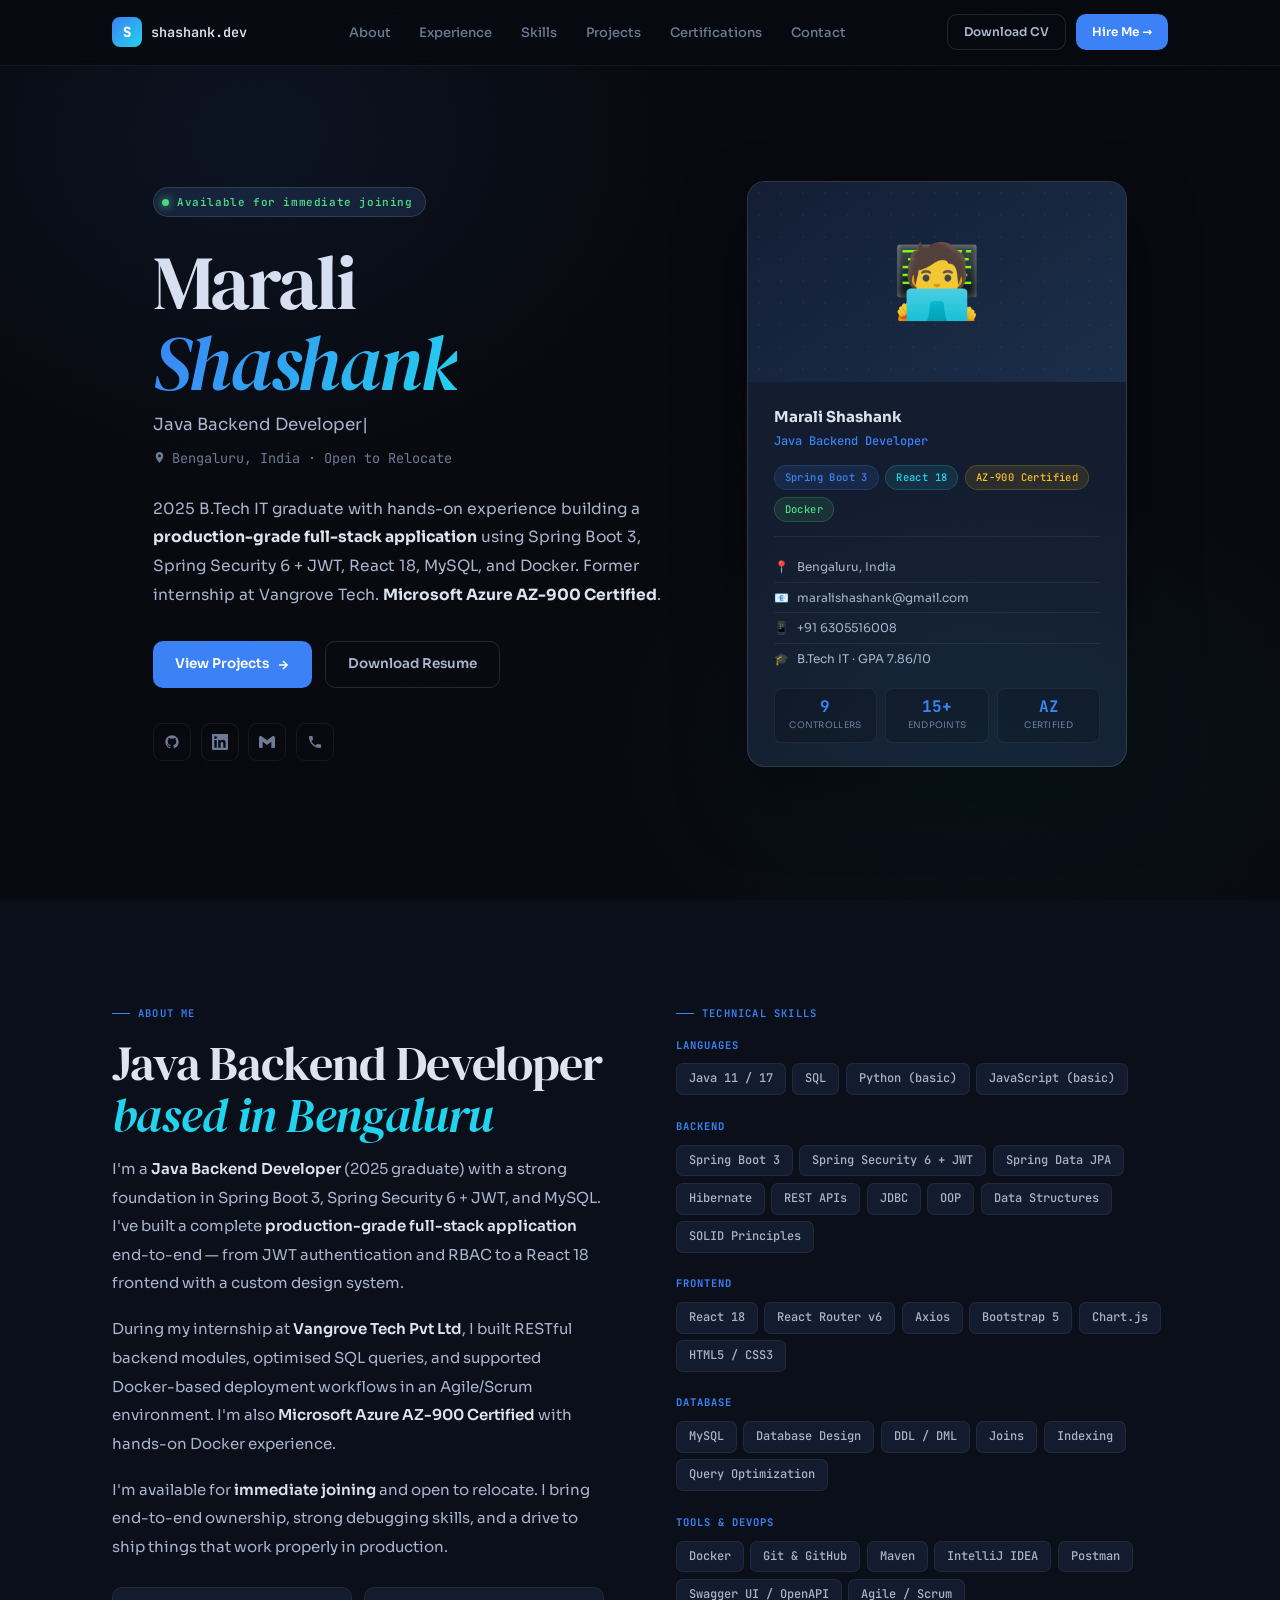
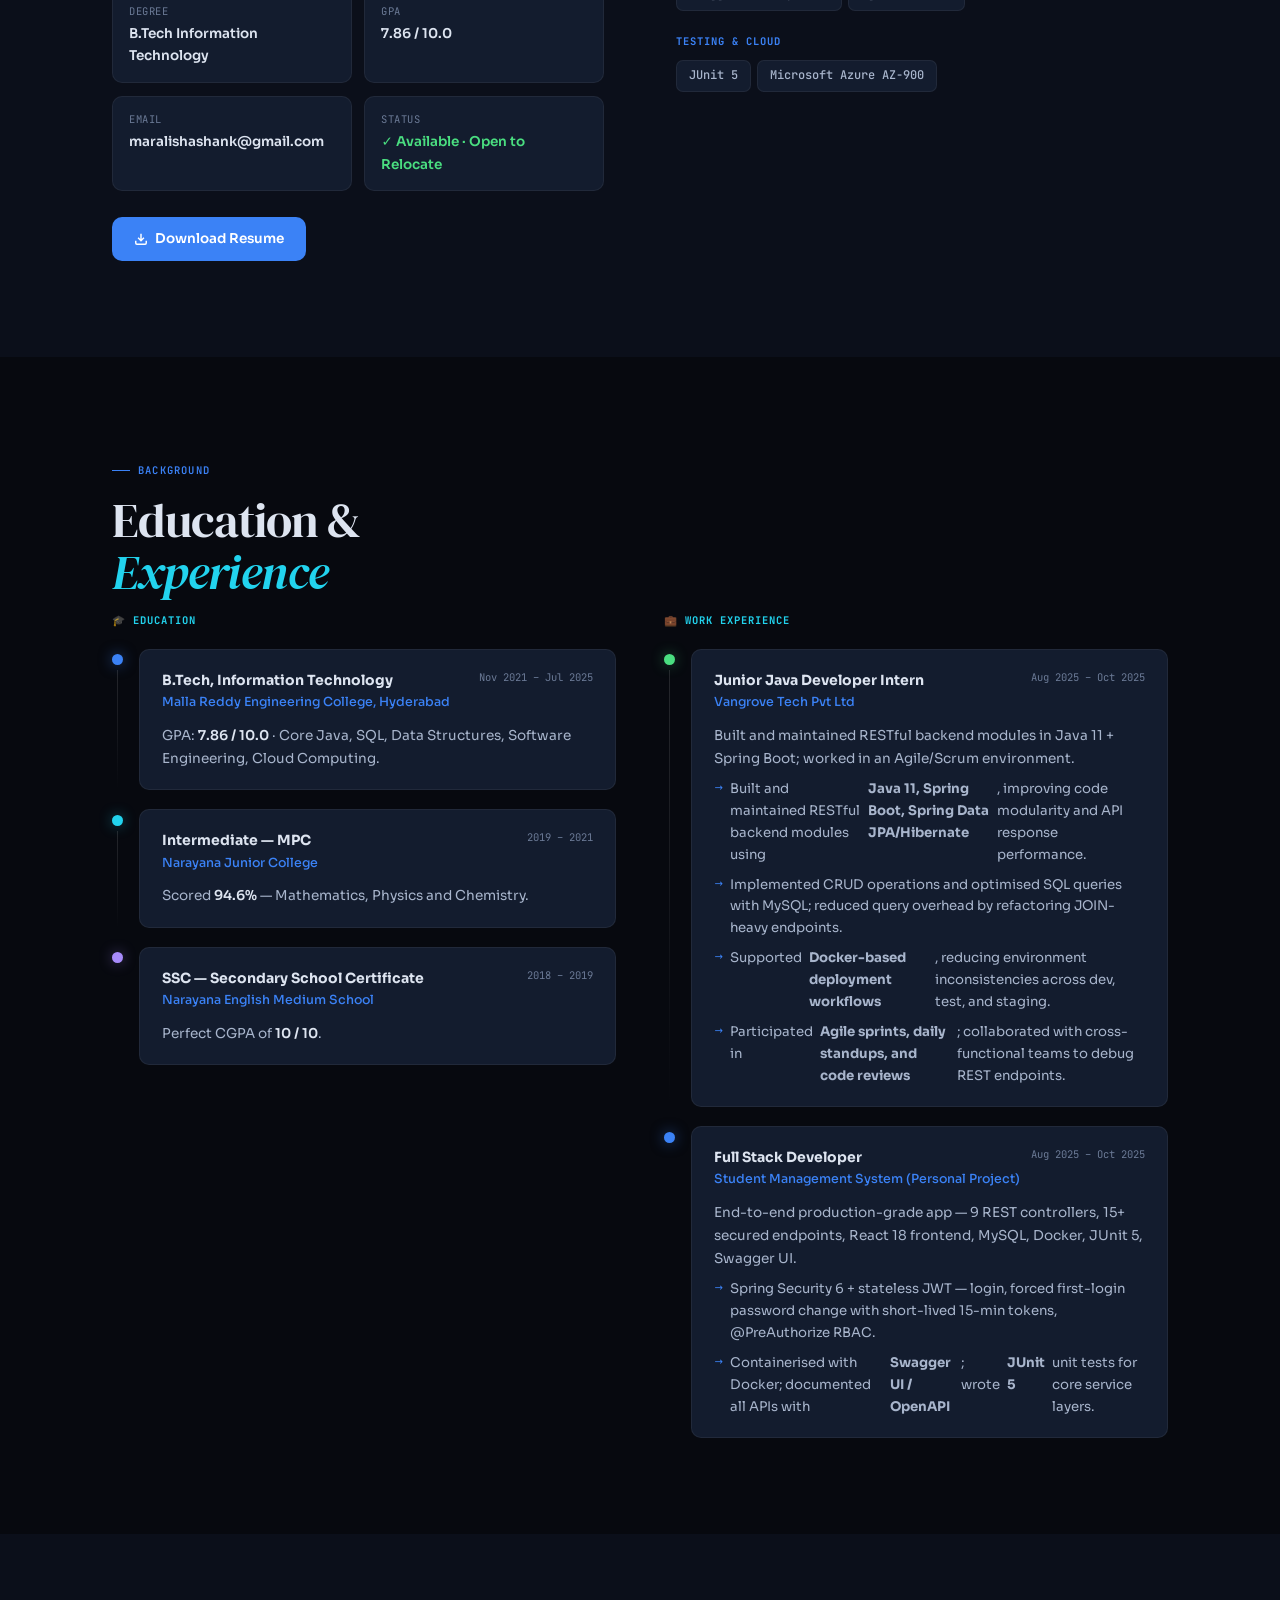
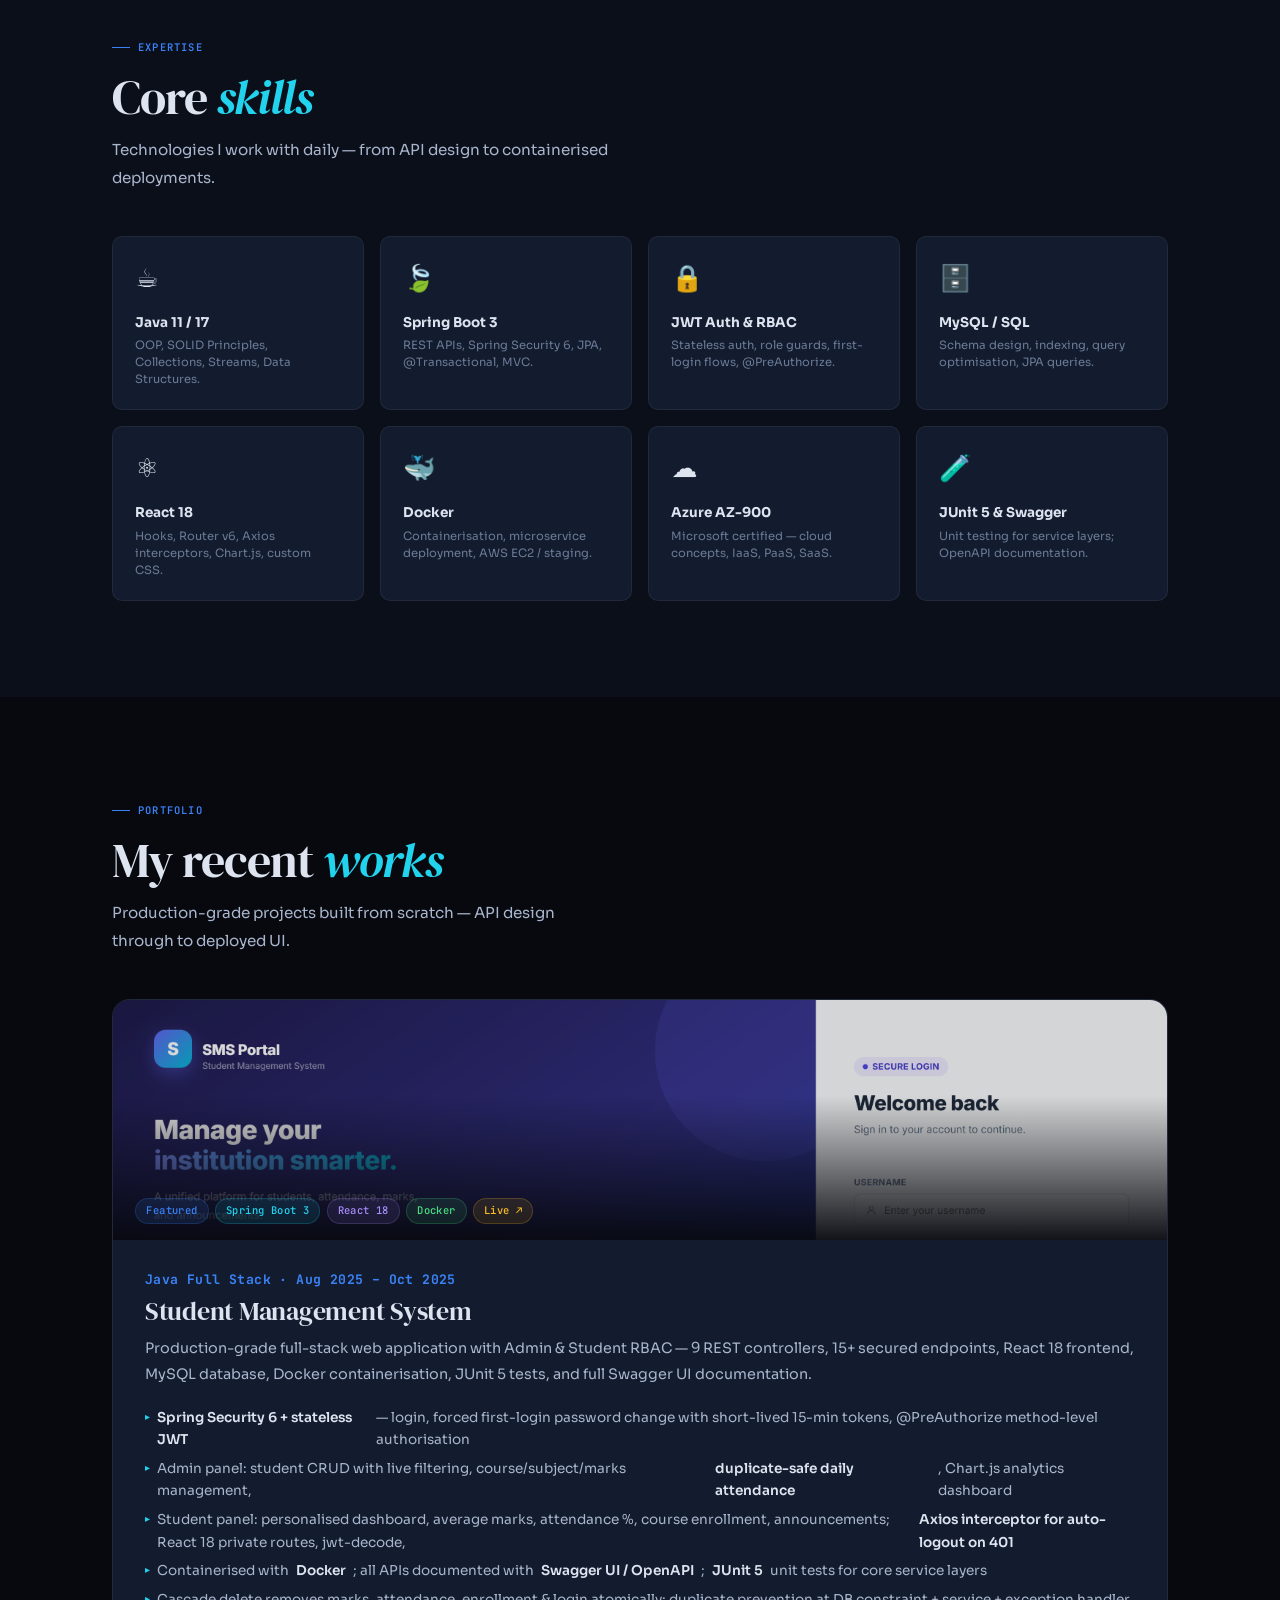
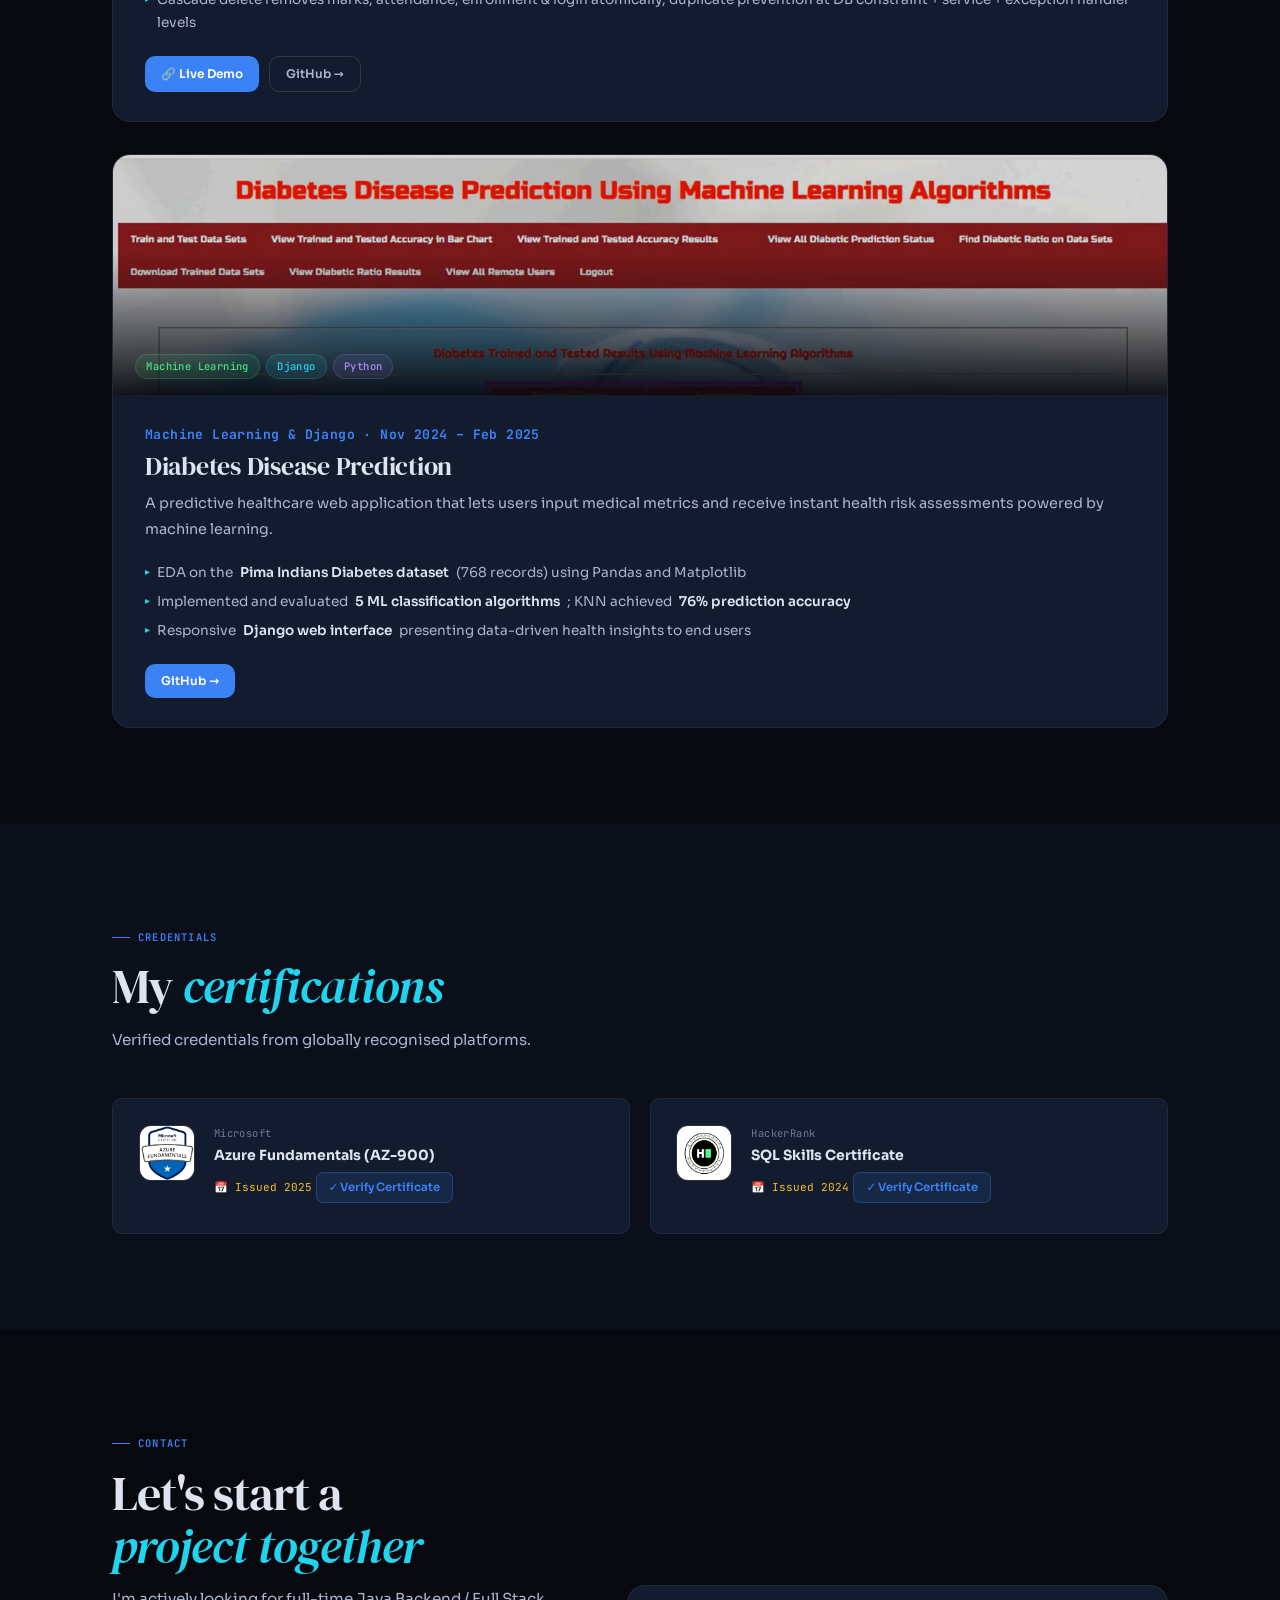
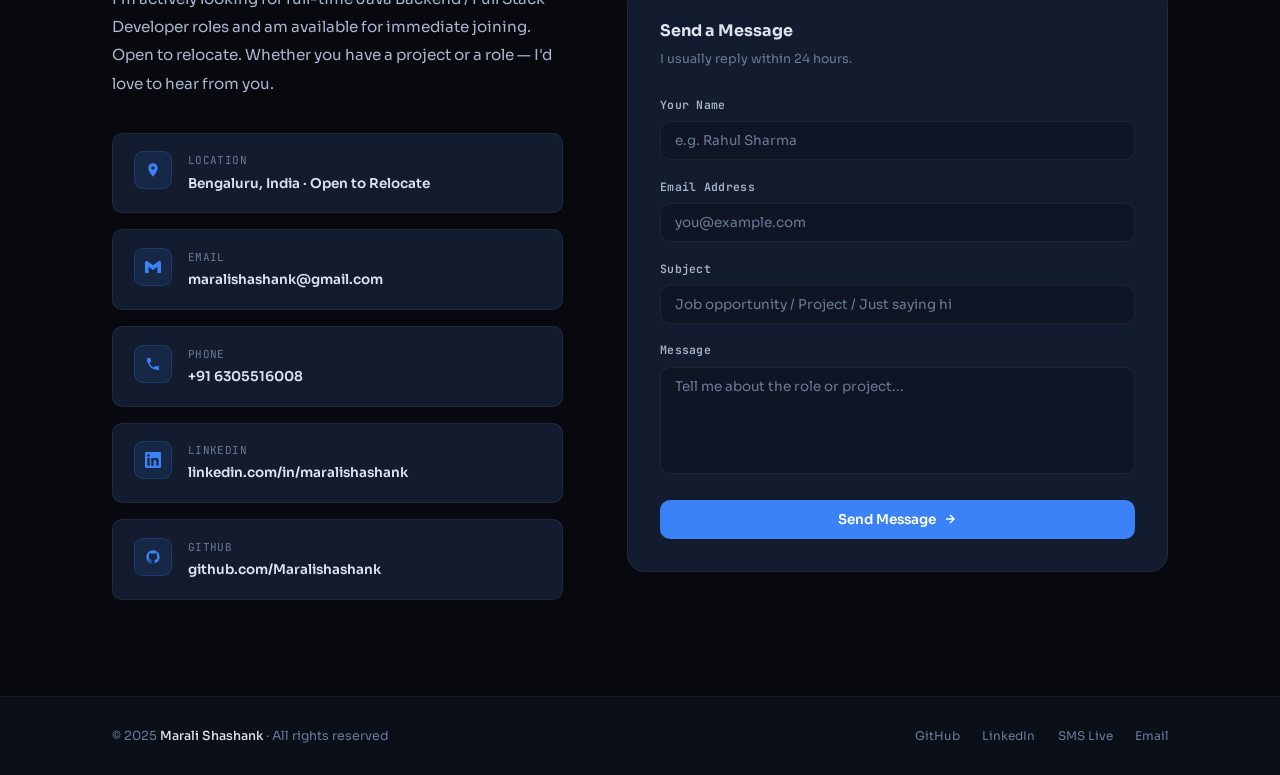
<file: index.html>
<!DOCTYPE html>
<html lang="en">
<head>
<meta charset="UTF-8"/>
<meta name="viewport" content="width=device-width, initial-scale=1.0"/>
<meta name="description" content="Marali Shashank — Java Backend Developer. Spring Boot 3, Spring Security + JWT, React 18, MySQL. Hyderabad. AZ-900 Certified."/>
<meta name="keywords" content="Java developer, Spring Boot, React, Full Stack, Bengaluru, JWT, Docker"/>
<title>Marali Shashank — Java Backend Developer</title>

<link rel="preconnect" href="https://fonts.googleapis.com"/>
<link rel="preconnect" href="https://fonts.gstatic.com" crossorigin/>
<link href="https://fonts.googleapis.com/css2?family=Sora:wght@300;400;500;600;700;800&family=DM+Serif+Display:ital@0;1&family=JetBrains+Mono:wght@400;500;600&display=swap" rel="stylesheet"/>

<style>
/* ════ RESET & VARS ════════════════════════════════════════════════════════ */
*,*::before,*::after{box-sizing:border-box;margin:0;padding:0}
html{scroll-behavior:smooth}

:root{
  --bg:       #07090f;
  --bg2:      #0b0f1a;
  --bg3:      #0f1524;
  --surface:  #131c2e;
  --surface2: #1a2540;
  --border:   rgba(255,255,255,.06);
  --border2:  rgba(255,255,255,.12);
  --text:     #dde4f0;
  --text2:    #a8b5cc;
  --muted:    #6b7a96;
  --primary:  #3b82f6;
  --prim-d:   #2563eb;
  --prim-l:   rgba(59,130,246,.12);
  --cyan:     #22d3ee;
  --cyan-l:   rgba(34,211,238,.1);
  --violet:   #a78bfa;
  --violet-l: rgba(167,139,250,.1);
  --green:    #4ade80;
  --green-l:  rgba(74,222,128,.1);
  --amber:    #fbbf24;
  --amber-l:  rgba(251,191,36,.1);
  --red:      #f87171;
  --ff:   'Sora',system-ui,sans-serif;
  --ffd:  'DM Serif Display',Georgia,serif;
  --ffm:  'JetBrains Mono',monospace;
  --r:    10px;
  --r2:   18px;
  --ease: cubic-bezier(.4,0,.2,1);
  --t:    all .22s var(--ease);
}

body{font-family:var(--ff);background:var(--bg);color:var(--text);line-height:1.65;overflow-x:hidden}
/* grain */
body::after{content:'';position:fixed;inset:0;pointer-events:none;z-index:9999;
  background-image:url("data:image/svg+xml,%3Csvg xmlns='http://www.w3.org/2000/svg' width='300' height='300'%3E%3Cfilter id='n'%3E%3CfeTurbulence type='fractalNoise' baseFrequency='.85' numOctaves='4' stitchTiles='stitch'/%3E%3C/filter%3E%3Crect width='300' height='300' filter='url(%23n)' opacity='.032'/%3E%3C/svg%3E");
  opacity:.5}
a{text-decoration:none;color:inherit}
img{display:block;max-width:100%}
::-webkit-scrollbar{width:4px}
::-webkit-scrollbar-track{background:var(--bg)}
::-webkit-scrollbar-thumb{background:var(--primary);border-radius:99px}

/* ════ UTILITIES ═══════════════════════════════════════════════════════════ */
.container{max-width:1120px;margin:0 auto;padding:0 2rem}

.badge{display:inline-flex;align-items:center;gap:4px;padding:3px 10px;border-radius:99px;
  font-family:var(--ffm);font-size:10.5px;font-weight:500;letter-spacing:.4px}
.b-blue  {background:var(--prim-l);  color:var(--primary);border:1px solid rgba(59,130,246,.2)}
.b-cyan  {background:var(--cyan-l);  color:var(--cyan);   border:1px solid rgba(34,211,238,.2)}
.b-violet{background:var(--violet-l);color:var(--violet); border:1px solid rgba(167,139,250,.2)}
.b-green {background:var(--green-l); color:var(--green);  border:1px solid rgba(74,222,128,.2)}
.b-amber {background:var(--amber-l); color:var(--amber);  border:1px solid rgba(251,191,36,.2)}
.b-red   {background:rgba(248,113,113,.1);color:var(--red);border:1px solid rgba(248,113,113,.2)}

/* reveal */
.r{opacity:0;transform:translateY(22px);transition:opacity .6s var(--ease),transform .6s var(--ease)}
.r.on{opacity:1;transform:none}
.r1{transition-delay:.08s}.r2{transition-delay:.16s}.r3{transition-delay:.24s}.r4{transition-delay:.32s}

section{padding:6rem 0}
.s-label{display:inline-flex;align-items:center;gap:8px;font-family:var(--ffm);font-size:10.5px;
  font-weight:600;color:var(--primary);letter-spacing:1.2px;text-transform:uppercase;margin-bottom:.9rem}
.s-label::before{content:'';display:block;width:18px;height:1px;background:var(--primary)}
.s-title{font-family:var(--ffd);font-size:clamp(2rem,4vw,3rem);font-weight:400;
  line-height:1.1;letter-spacing:-.02em;margin-bottom:.8rem}
.s-title em{font-style:italic;color:var(--cyan)}
.s-sub{font-size:.95rem;color:var(--text2);max-width:500px;line-height:1.8;margin-bottom:2.8rem}

.btn{display:inline-flex;align-items:center;gap:7px;padding:11px 22px;border-radius:var(--r);
  font-size:13.5px;font-weight:600;cursor:pointer;transition:var(--t);border:none;font-family:var(--ff)}
.btn-primary{background:var(--primary);color:#fff}
.btn-primary:hover{background:var(--prim-d);transform:translateY(-2px);box-shadow:0 10px 24px rgba(59,130,246,.38)}
.btn-ghost{background:transparent;border:1px solid var(--border2);color:var(--text2)}
.btn-ghost:hover{border-color:var(--primary);color:var(--primary);transform:translateY(-2px)}
.btn-sm{padding:7px 16px;font-size:12px}

/* ════ NAV ═════════════════════════════════════════════════════════════════ */
nav{position:fixed;top:0;left:0;right:0;z-index:200;padding:.9rem 0;
  backdrop-filter:blur(22px) saturate(140%);background:rgba(7,9,15,.85);
  border-bottom:1px solid var(--border);transition:border-color .3s}
.nav-in{display:flex;align-items:center;justify-content:space-between;gap:1.5rem}
.nav-logo{display:flex;align-items:center;gap:9px;font-family:var(--ffm);font-size:13.5px;font-weight:600;color:var(--text)}
.nav-logo-mark{width:30px;height:30px;border-radius:8px;flex-shrink:0;
  background:linear-gradient(135deg,var(--primary),var(--cyan));
  display:flex;align-items:center;justify-content:center;font-weight:800;font-size:14px;color:#fff}
.nav-links{display:flex;gap:1.8rem}
.nav-links a{font-size:13px;font-weight:500;color:var(--muted);transition:var(--t)}
.nav-links a:hover{color:var(--text)}
.nav-actions{display:flex;gap:.6rem}

/* ════ HERO ════════════════════════════════════════════════════════════════ */
#hero{min-height:100vh;display:flex;align-items:center;padding:8rem 0 5rem;position:relative;overflow:hidden}
#hero::before{content:'';position:absolute;top:-25%;left:-15%;width:70%;height:80%;
  background:radial-gradient(ellipse,rgba(59,130,246,.08) 0%,transparent 65%);pointer-events:none}
#hero::after{content:'';position:absolute;bottom:-15%;right:-10%;width:65%;height:65%;
  background:radial-gradient(ellipse,rgba(34,211,238,.05) 0%,transparent 65%);pointer-events:none}

.hero-grid{display:grid;grid-template-columns:1fr 380px;gap:4rem;align-items:center}

.hero-chip{display:inline-flex;align-items:center;gap:8px;margin-bottom:1.6rem;
  padding:5px 12px 5px 8px;background:var(--surface);border:1px solid var(--border2);border-radius:99px}
.hero-chip-dot{width:7px;height:7px;border-radius:50%;background:var(--green);
  box-shadow:0 0 10px var(--green);animation:blink 2.2s ease-in-out infinite}
@keyframes blink{0%,100%{opacity:1}50%{opacity:.4}}
.hero-chip-txt{font-family:var(--ffm);font-size:11px;color:var(--green);font-weight:600;letter-spacing:.6px}

.hero-name{font-family:var(--ffd);font-size:clamp(3rem,6vw,5.2rem);font-weight:400;
  line-height:1.04;letter-spacing:-.025em;margin-bottom:.5rem}
.hero-name em{font-style:italic;background:linear-gradient(120deg,var(--primary),var(--cyan));
  -webkit-background-clip:text;-webkit-text-fill-color:transparent;background-clip:text}
.hero-role{font-size:1.05rem;color:var(--text2);margin-bottom:.5rem;font-weight:400;min-height:1.7rem}
.hero-loc{display:inline-flex;align-items:center;gap:6px;font-size:.85rem;color:var(--muted);
  margin-bottom:1.6rem;font-family:var(--ffm)}
.hero-desc{font-size:.97rem;color:var(--text2);max-width:530px;line-height:1.85;margin-bottom:2rem}
.hero-btns{display:flex;gap:.8rem;flex-wrap:wrap;margin-bottom:2.2rem}
.hero-socials{display:flex;gap:.6rem}
.s-icon{width:38px;height:38px;border-radius:9px;display:flex;align-items:center;justify-content:center;
  border:1px solid var(--border);color:var(--muted);font-size:15px;transition:var(--t)}
.s-icon:hover{border-color:var(--primary);color:var(--primary);background:var(--prim-l);transform:translateY(-2px)}
.s-icon svg{width:16px;height:16px;fill:currentColor}

/* hero card */
.hero-card{background:var(--surface);border:1px solid var(--border2);border-radius:var(--r2);
  overflow:hidden;box-shadow:0 32px 64px rgba(0,0,0,.5)}
.hero-card-img{height:200px;background:linear-gradient(145deg,var(--bg3),var(--surface2));
  display:flex;align-items:center;justify-content:center;font-size:72px;position:relative;overflow:hidden}
.hero-card-img::before{content:'';position:absolute;inset:0;
  background:linear-gradient(145deg,rgba(59,130,246,.07),rgba(34,211,238,.05))}
.hero-card-img::after{content:'';position:absolute;inset:0;opacity:.05;
  background-image:radial-gradient(rgba(255,255,255,.6) 1px,transparent 1px);background-size:22px 22px}
.hero-card-body{padding:1.4rem 1.6rem}
.hero-card-name{font-size:15px;font-weight:700;margin-bottom:3px}
.hero-card-role{font-size:12px;color:var(--primary);font-weight:500;margin-bottom:.8rem;font-family:var(--ffm)}
.info-row{display:flex;align-items:center;gap:8px;font-size:12px;color:var(--text2);
  padding:5px 0;border-bottom:1px solid var(--border)}
.info-row:last-child{border-bottom:none}
.info-row-icon{color:var(--primary);flex-shrink:0}
.hero-stats{display:grid;grid-template-columns:1fr 1fr 1fr;gap:.5rem;margin-top:.9rem}
.hero-stat{text-align:center;padding:.6rem .4rem;background:var(--bg3);border-radius:8px;border:1px solid var(--border)}
.hero-stat-val{font-family:var(--ffm);font-size:16px;font-weight:700;color:var(--primary);line-height:1}
.hero-stat-lbl{font-size:9px;color:var(--muted);margin-top:3px;letter-spacing:.3px;text-transform:uppercase}

/* ════ ABOUT ═══════════════════════════════════════════════════════════════ */
#about{background:var(--bg2)}
.about-grid{display:grid;grid-template-columns:1fr 1fr;gap:4.5rem;align-items:start}
.about-text p{font-size:.94rem;color:var(--text2);line-height:1.9;margin-bottom:1.1rem}
.about-text strong{color:var(--text);font-weight:600}
.about-meta{display:grid;grid-template-columns:1fr 1fr;gap:.8rem;margin:1.6rem 0}
.meta-item{background:var(--surface);border:1px solid var(--border);border-radius:var(--r);padding:.9rem 1rem}
.meta-lbl{font-size:10.5px;color:var(--muted);font-family:var(--ffm);letter-spacing:.5px;text-transform:uppercase;margin-bottom:3px}
.meta-val{font-size:13.5px;font-weight:600;color:var(--text)}

/* skills */
.sk-grp{margin-bottom:1.4rem}
.sk-grp-hd{font-size:10.5px;font-weight:700;color:var(--primary);font-family:var(--ffm);
  letter-spacing:1px;text-transform:uppercase;margin-bottom:.6rem}
.sk-pills{display:flex;flex-wrap:wrap;gap:.4rem}
.pill{padding:5px 12px;border-radius:7px;font-size:12px;font-weight:500;background:var(--surface);
  border:1px solid var(--border);color:var(--text2);transition:var(--t);font-family:var(--ffm)}
.pill:hover{border-color:var(--primary);color:var(--primary);background:var(--prim-l)}

/* ════ EDUCATION + EXPERIENCE ══════════════════════════════════════════════ */
#edu-exp{background:var(--bg)}
.edu-exp-grid{display:grid;grid-template-columns:1fr 1fr;gap:3rem}
.col-head{font-family:var(--ffm);font-size:10.5px;font-weight:700;color:var(--cyan);
  letter-spacing:1px;text-transform:uppercase;margin-bottom:1.2rem}
.tl{display:flex;flex-direction:column;gap:1.2rem}
.tl-item{display:flex;gap:1rem}
.tl-lw{display:flex;flex-direction:column;align-items:center;padding-top:.35rem}
.tl-dot{width:11px;height:11px;border-radius:50%;flex-shrink:0}
.td-blue{background:var(--primary);box-shadow:0 0 14px rgba(59,130,246,.5)}
.td-cyan{background:var(--cyan);box-shadow:0 0 14px rgba(34,211,238,.4)}
.td-violet{background:var(--violet);box-shadow:0 0 14px rgba(167,139,250,.4)}
.td-green{background:var(--green);box-shadow:0 0 14px rgba(74,222,128,.4)}
.tl-line{width:1px;flex:1;margin-top:5px;background:linear-gradient(to bottom,var(--border2),transparent)}
.tl-card{background:var(--surface);border:1px solid var(--border);border-radius:var(--r);
  padding:1.2rem 1.4rem;flex:1;transition:var(--t)}
.tl-card:hover{border-color:var(--border2)}
.tl-hd{display:flex;justify-content:space-between;align-items:flex-start;gap:.5rem;flex-wrap:wrap;margin-bottom:.4rem}
.tl-role{font-size:14px;font-weight:700;color:var(--text)}
.tl-org{font-size:12.5px;color:var(--primary);font-weight:500;margin-bottom:.3rem}
.tl-date{font-family:var(--ffm);font-size:10.5px;color:var(--muted);white-space:nowrap}
.tl-desc{font-size:.85rem;color:var(--text2);line-height:1.7}
.tl-desc strong{color:var(--text);font-weight:600}
.ach{display:flex;align-items:flex-start;gap:7px;font-size:.83rem;color:var(--text2);margin-top:.5rem}
.ach::before{content:'→';color:var(--primary);flex-shrink:0;font-size:10px;margin-top:2px}

/* ════ SKILLS GRID ═════════════════════════════════════════════════════════ */
#skills{background:var(--bg2)}
.skills-grid{display:grid;grid-template-columns:repeat(auto-fill,minmax(200px,1fr));gap:1rem}
.sk-card{background:var(--surface);border:1px solid var(--border);border-radius:var(--r);
  padding:1.3rem 1.4rem;transition:var(--t);position:relative;overflow:hidden}
.sk-card::before{content:'';position:absolute;inset:0;opacity:0;
  background:linear-gradient(135deg,var(--prim-l),transparent);transition:var(--t)}
.sk-card:hover{border-color:var(--border2);transform:translateY(-3px)}
.sk-card:hover::before{opacity:1}
.sk-icon{font-size:26px;margin-bottom:.7rem}
.sk-name{font-size:13.5px;font-weight:700;margin-bottom:3px}
.sk-desc{font-size:11.5px;color:var(--muted);line-height:1.5}

/* ════ PROJECTS ════════════════════════════════════════════════════════════ */
#projects{background:var(--bg)}
.proj-grid{display:flex;flex-direction:column;gap:2rem}
.proj-card{background:var(--surface);border:1px solid var(--border);border-radius:var(--r2);
  overflow:hidden;transition:var(--t)}
.proj-card:hover{border-color:var(--border2);transform:translateY(-3px);box-shadow:0 20px 48px rgba(0,0,0,.45)}

/* Top image banner */
.proj-banner{
  position:relative;overflow:hidden;height:240px;
  background:var(--bg3);
}
.proj-banner img{
  width:100%;height:100%;object-fit:cover;object-position:top;
  transition:transform .5s var(--ease);filter:brightness(.85);
}
.proj-card:hover .proj-banner img{transform:scale(1.03);filter:brightness(.95)}
.proj-banner-overlay{
  position:absolute;inset:0;
  background:linear-gradient(to bottom,transparent 40%,rgba(7,9,15,.95) 100%);
}
.proj-banner-fallback{
  position:relative;height:240px;
  background:linear-gradient(145deg,var(--bg3),var(--surface2));
  display:flex;align-items:center;justify-content:center;font-size:60px;overflow:hidden;
}
.proj-banner-fallback::before{content:'';position:absolute;inset:0;
  background:linear-gradient(145deg,rgba(59,130,246,.07),rgba(34,211,238,.04))}
.proj-banner-fallback::after{content:'';position:absolute;inset:0;opacity:.05;
  background-image:linear-gradient(rgba(255,255,255,.5) 1px,transparent 1px),
                   linear-gradient(90deg,rgba(255,255,255,.5) 1px,transparent 1px);
  background-size:28px 28px}

/* badge strip that floats over the image */
.proj-banner-badges{
  position:absolute;bottom:1rem;left:1.4rem;
  display:flex;gap:.4rem;flex-wrap:wrap;z-index:2;
}

.proj-body{padding:1.8rem 2rem}
.proj-sub{font-size:.82rem;font-weight:700;color:var(--primary);font-family:var(--ffm);
  letter-spacing:.4px;margin-bottom:.4rem}
.proj-title{font-family:var(--ffd);font-size:1.6rem;font-weight:400;
  line-height:1.15;letter-spacing:-.01em;margin-bottom:.6rem}
.proj-desc{font-size:.9rem;color:var(--text2);line-height:1.8;margin-bottom:1.2rem}
.proj-bullets{display:flex;flex-direction:column;gap:.4rem;margin-bottom:1.4rem}
.proj-bullet{display:flex;align-items:flex-start;gap:7px;font-size:.85rem;color:var(--text2)}
.proj-bullet::before{content:'▸';color:var(--cyan);flex-shrink:0;font-size:10px;margin-top:2px}
.proj-bullet strong{color:var(--text);font-weight:600}
.proj-links{display:flex;gap:.6rem;flex-wrap:wrap}

/* ════ CERTIFICATIONS ══════════════════════════════════════════════════════ */
#certs{background:var(--bg2)}
.certs-grid{display:grid;grid-template-columns:1fr 1fr;gap:1.2rem}
.cert-card{background:var(--surface);border:1px solid var(--border);border-radius:var(--r);
  padding:1.6rem;display:flex;gap:1.2rem;align-items:flex-start;transition:var(--t)}
.cert-card:hover{border-color:var(--border2);transform:translateY(-2px)}
.cert-logo{width:56px;height:56px;border-radius:12px;flex-shrink:0;overflow:hidden;
  border:1px solid var(--border2);background:var(--bg3)}
.cert-logo img{width:100%;height:100%;object-fit:cover}
.cert-issuer{font-size:10.5px;color:var(--muted);font-family:var(--ffm);letter-spacing:.4px;margin-bottom:4px}
.cert-name{font-size:14px;font-weight:700;color:var(--text);margin-bottom:.5rem;line-height:1.3}
.cert-date{display:inline-flex;align-items:center;gap:5px;font-size:11px;color:var(--amber);
  font-family:var(--ffm);margin-bottom:.7rem}
.cert-verify{display:inline-flex;align-items:center;gap:5px;font-size:11.5px;font-weight:600;
  color:var(--primary);padding:5px 12px;border-radius:7px;border:1px solid rgba(59,130,246,.3);
  transition:var(--t);background:var(--prim-l)}
.cert-verify:hover{background:var(--primary);color:#fff}

/* ════ CONTACT ══════════════════════════════════════════════════════════════ */
#contact{background:var(--bg)}
.contact-grid{display:grid;grid-template-columns:1fr 1.2fr;gap:4rem;align-items:start}
.contact-info{display:flex;flex-direction:column;gap:1rem}
.contact-item{display:flex;align-items:flex-start;gap:1rem;background:var(--surface);
  border:1px solid var(--border);border-radius:var(--r);padding:1.1rem 1.3rem;transition:var(--t)}
.contact-item:hover{border-color:var(--border2)}
.ci-icon{width:38px;height:38px;border-radius:9px;flex-shrink:0;background:var(--prim-l);
  border:1px solid rgba(59,130,246,.2);display:flex;align-items:center;justify-content:center;
  color:var(--primary);font-size:16px}
.ci-icon svg{width:16px;height:16px;fill:currentColor}
.ci-lbl{font-size:11px;color:var(--muted);font-family:var(--ffm);letter-spacing:.4px;margin-bottom:3px;text-transform:uppercase}
.ci-val{font-size:13.5px;font-weight:600;color:var(--text)}
.ci-val a{color:var(--text);transition:var(--t)}
.ci-val a:hover{color:var(--primary)}
.contact-form{background:var(--surface);border:1px solid var(--border);border-radius:var(--r2);padding:2rem}
.form-hd{font-size:16px;font-weight:700;margin-bottom:.3rem}
.form-sub{font-size:12.5px;color:var(--muted);margin-bottom:1.6rem}
.form-grp{margin-bottom:1.1rem}
.form-lbl{font-size:11.5px;font-weight:600;color:var(--text2);display:block;margin-bottom:.4rem;
  font-family:var(--ffm);letter-spacing:.3px}
.form-ctrl{width:100%;padding:10px 14px;border-radius:var(--r);background:var(--bg3);
  border:1px solid var(--border);color:var(--text);font-family:var(--ff);font-size:13.5px;
  outline:none;transition:var(--t);resize:none}
.form-ctrl:focus{border-color:var(--primary);box-shadow:0 0 0 3px rgba(59,130,246,.12)}
.form-ctrl::placeholder{color:var(--muted)}

/* ════ FOOTER ═══════════════════════════════════════════════════════════════ */
footer{background:var(--bg2);border-top:1px solid var(--border);padding:1.8rem 0}
.footer-in{display:flex;align-items:center;justify-content:space-between;gap:1rem;flex-wrap:wrap}
.footer-copy{font-size:12.5px;color:var(--muted)}
.footer-copy span{color:var(--text);font-weight:500}
.footer-links{display:flex;gap:1.4rem}
.footer-links a{font-size:12px;color:var(--muted);transition:var(--t)}
.footer-links a:hover{color:var(--primary)}

/* back to top */
.btt{position:fixed;bottom:1.8rem;right:1.8rem;z-index:100;width:40px;height:40px;border-radius:10px;
  background:var(--primary);color:#fff;border:none;cursor:pointer;display:flex;align-items:center;
  justify-content:center;font-size:16px;transition:var(--t);opacity:0;transform:translateY(10px);pointer-events:none}
.btt.show{opacity:1;transform:translateY(0);pointer-events:all}
.btt:hover{background:var(--prim-d);transform:translateY(-2px)}

/* ════ RESPONSIVE ═══════════════════════════════════════════════════════════ */
@media(max-width:960px){
  .hero-grid{grid-template-columns:1fr}
  .hero-card{display:none}
  .about-grid{grid-template-columns:1fr}
  .edu-exp-grid{grid-template-columns:1fr}
  .certs-grid{grid-template-columns:1fr}
  .contact-grid{grid-template-columns:1fr}
  .nav-links{display:none}
}
@media(max-width:640px){
  .container{padding:0 1.2rem}
  section{padding:4.5rem 0}
  .skills-grid{grid-template-columns:1fr 1fr}
  .about-meta{grid-template-columns:1fr}
  .proj-banner,.proj-banner-fallback{height:180px}
}
</style>
</head>
<body>

<!-- ═══ NAV ══════════════════════════════════════════════════════════════ -->
<nav id="nav">
  <div class="container nav-in">
    <a href="#hero" class="nav-logo">
      <div class="nav-logo-mark">S</div>
      <span>shashank.dev</span>
    </a>
    <div class="nav-links">
      <a href="#about">About</a>
      <a href="#edu-exp">Experience</a>
      <a href="#skills">Skills</a>
      <a href="#projects">Projects</a>
      <a href="#certs">Certifications</a>
      <a href="#contact">Contact</a>
    </div>
    <div class="nav-actions">
      <a href="Marali_Shashank_Resume.pdf" download class="btn btn-ghost btn-sm">Download CV</a>
      <a href="#contact" class="btn btn-primary btn-sm">Hire Me →</a>
    </div>
  </div>
</nav>

<!-- ═══ HERO ══════════════════════════════════════════════════════════════ -->
<section id="hero">
  <div class="container">
    <div class="hero-grid">
      <div>
        <div class="hero-chip r">
          <div class="hero-chip-dot"></div>
          <span class="hero-chip-txt">Available for immediate joining</span>
        </div>
        <h1 class="hero-name r r1">Marali<br/><em>Shashank</em></h1>
        <p class="hero-role r r2" id="typed">Java Backend Developer|</p>
        <div class="hero-loc r r2">
          <svg viewBox="0 0 24 24" width="13" height="13" fill="currentColor"><path d="M12 2C8.13 2 5 5.13 5 9c0 5.25 7 13 7 13s7-7.75 7-13c0-3.87-3.13-7-7-7zm0 9.5c-1.38 0-2.5-1.12-2.5-2.5s1.12-2.5 2.5-2.5 2.5 1.12 2.5 2.5-1.12 2.5-2.5 2.5z"/></svg>
          Bengaluru, India · Open to Relocate
        </div>
        <p class="hero-desc r r3">2025 B.Tech IT graduate with hands-on experience building a <strong style="color:var(--text)">production-grade full-stack application</strong> using Spring Boot 3, Spring Security 6 + JWT, React 18, MySQL, and Docker. Former internship at Vangrove Tech. <strong style="color:var(--text)">Microsoft Azure AZ-900 Certified</strong>.</p>
        <div class="hero-btns r r3">
          <a href="#projects" class="btn btn-primary">View Projects <svg viewBox="0 0 24 24" width="14" height="14" fill="none" stroke="currentColor" stroke-width="2.5"><path d="M5 12h14M12 5l7 7-7 7"/></svg></a>
          <a href="img/Marali_Shashank_Resume.pdf" download class="btn btn-ghost">Download Resume</a>
        </div>
        <div class="hero-socials r r4">
          <a href="https://github.com/Maralishashank" target="_blank" class="s-icon" title="GitHub">
            <svg viewBox="0 0 24 24"><path d="M12 2C6.477 2 2 6.484 2 12.017c0 4.425 2.865 8.18 6.839 9.504.5.092.682-.217.682-.483 0-.237-.008-.868-.013-1.703-2.782.605-3.369-1.343-3.369-1.343-.454-1.158-1.11-1.466-1.11-1.466-.908-.62.069-.608.069-.608 1.003.07 1.531 1.032 1.531 1.032.892 1.53 2.341 1.088 2.91.832.092-.647.35-1.088.636-1.338-2.22-.253-4.555-1.113-4.555-4.951 0-1.093.39-1.988 1.029-2.688-.103-.253-.446-1.272.098-2.65 0 0 .84-.27 2.75 1.026A9.564 9.564 0 0112 6.844c.85.004 1.705.115 2.504.337 1.909-1.296 2.747-1.027 2.747-1.027.546 1.379.202 2.398.1 2.651.64.7 1.028 1.595 1.028 2.688 0 3.848-2.339 4.695-4.566 4.943.359.309.678.92.678 1.855 0 1.338-.012 2.419-.012 2.747 0 .268.18.58.688.482A10.019 10.019 0 0022 12.017C22 6.484 17.522 2 12 2z"/></svg>
          </a>
          <a href="https://www.linkedin.com/in/marali-shashank/" target="_blank" class="s-icon" title="LinkedIn">
            <svg viewBox="0 0 24 24"><path d="M20.447 20.452h-3.554v-5.569c0-1.328-.027-3.037-1.852-3.037-1.853 0-2.136 1.445-2.136 2.939v5.667H9.351V9h3.414v1.561h.046c.477-.9 1.637-1.85 3.37-1.85 3.601 0 4.267 2.37 4.267 5.455v6.286zM5.337 7.433a2.062 2.062 0 01-2.063-2.065 2.064 2.064 0 112.063 2.065zm1.782 13.019H3.555V9h3.564v11.452zM22.225 0H1.771C.792 0 0 .774 0 1.729v20.542C0 23.227.792 24 1.771 24h20.451C23.2 24 24 23.227 24 22.271V1.729C24 .774 23.2 0 22.222 0h.003z"/></svg>
          </a>
          <a href="mailto:maralishashank@gmail.com" class="s-icon" title="Email">
            <svg viewBox="0 0 24 24"><path d="M24 5.457v13.909c0 .904-.732 1.636-1.636 1.636h-3.819V11.73L12 16.64l-6.545-4.91v9.273H1.636A1.636 1.636 0 010 19.366V5.457c0-2.023 2.309-3.178 3.927-1.964L5.455 4.64 12 9.548l6.545-4.908 1.528-1.147C21.69 2.28 24 3.434 24 5.457z"/></svg>
          </a>
          <a href="tel:+916305516008" class="s-icon" title="Phone">
            <svg viewBox="0 0 24 24"><path d="M6.62 10.79c1.44 2.83 3.76 5.14 6.59 6.59l2.2-2.2c.27-.27.67-.36 1.02-.24 1.12.37 2.33.57 3.57.57.55 0 1 .45 1 1V20c0 .55-.45 1-1 1-9.39 0-17-7.61-17-17 0-.55.45-1 1-1h3.5c.55 0 1 .45 1 1 0 1.25.2 2.45.57 3.57.11.35.03.74-.25 1.02l-2.2 2.2z"/></svg>
          </a>
        </div>
      </div>

      <!-- hero card -->
      <div class="hero-card r r2">
        <div class="hero-card-img">🧑‍💻</div>
        <div class="hero-card-body">
          <div class="hero-card-name">Marali Shashank</div>
          <div class="hero-card-role">Java Backend Developer</div>
          <div style="display:flex;flex-wrap:wrap;gap:.4rem;margin-bottom:.9rem">
            <span class="badge b-blue">Spring Boot 3</span>
            <span class="badge b-cyan">React 18</span>
            <span class="badge b-amber">AZ-900 Certified</span>
            <span class="badge b-green">Docker</span>
          </div>
          <div style="border-top:1px solid var(--border);padding-top:.9rem">
            <div class="info-row"><span class="info-row-icon">📍</span>Bengaluru, India</div>
            <div class="info-row"><span class="info-row-icon">📧</span>maralishashank@gmail.com</div>
            <div class="info-row"><span class="info-row-icon">📱</span>+91 6305516008</div>
            <div class="info-row"><span class="info-row-icon">🎓</span>B.Tech IT · GPA 7.86/10</div>
          </div>
          <div class="hero-stats">
            <div class="hero-stat"><div class="hero-stat-val">9</div><div class="hero-stat-lbl">Controllers</div></div>
            <div class="hero-stat"><div class="hero-stat-val">15+</div><div class="hero-stat-lbl">Endpoints</div></div>
            <div class="hero-stat"><div class="hero-stat-val">AZ</div><div class="hero-stat-lbl">Certified</div></div>
          </div>
        </div>
      </div>
    </div>
  </div>
</section>

<!-- ═══ ABOUT ═════════════════════════════════════════════════════════════ -->
<section id="about">
  <div class="container">
    <div class="about-grid">
      <div class="r">
        <div class="s-label">About Me</div>
        <h2 class="s-title">Java Backend Developer<br/><em>based in Bengaluru</em></h2>
        <div class="about-text">
          <p>I'm a <strong>Java Backend Developer</strong> (2025 graduate) with a strong foundation in Spring Boot 3, Spring Security 6 + JWT, and MySQL. I've built a complete <strong>production-grade full-stack application</strong> end-to-end — from JWT authentication and RBAC to a React 18 frontend with a custom design system.</p>
          <p>During my internship at <strong>Vangrove Tech Pvt Ltd</strong>, I built RESTful backend modules, optimised SQL queries, and supported Docker-based deployment workflows in an Agile/Scrum environment. I'm also <strong>Microsoft Azure AZ-900 Certified</strong> with hands-on Docker experience.</p>
          <p>I'm available for <strong>immediate joining</strong> and open to relocate. I bring end-to-end ownership, strong debugging skills, and a drive to ship things that work properly in production.</p>
        </div>
        <div class="about-meta">
          <div class="meta-item"><div class="meta-lbl">Degree</div><div class="meta-val">B.Tech Information Technology</div></div>
          <div class="meta-item"><div class="meta-lbl">GPA</div><div class="meta-val">7.86 / 10.0</div></div>
          <div class="meta-item"><div class="meta-lbl">Email</div><div class="meta-val">maralishashank@gmail.com</div></div>
          <div class="meta-item"><div class="meta-lbl">Status</div><div class="meta-val" style="color:var(--green)">✓ Available · Open to Relocate</div></div>
        </div>
        <a href="img/Marali_Shashank_Resume.pdf" download class="btn btn-primary">
          <svg viewBox="0 0 24 24" width="14" height="14" fill="none" stroke="currentColor" stroke-width="2.5"><path d="M21 15v4a2 2 0 01-2 2H5a2 2 0 01-2-2v-4M7 10l5 5 5-5M12 15V3"/></svg>
          Download Resume
        </a>
      </div>

      <div class="r r2">
        <div class="s-label">Technical Skills</div>
        <div class="sk-grp">
          <div class="sk-grp-hd">Languages</div>
          <div class="sk-pills">
            <span class="pill">Java 11 / 17</span><span class="pill">SQL</span><span class="pill">Python (basic)</span><span class="pill">JavaScript (basic)</span>
          </div>
        </div>
        <div class="sk-grp">
          <div class="sk-grp-hd">Backend</div>
          <div class="sk-pills">
            <span class="pill">Spring Boot 3</span><span class="pill">Spring Security 6 + JWT</span><span class="pill">Spring Data JPA</span><span class="pill">Hibernate</span><span class="pill">REST APIs</span><span class="pill">JDBC</span><span class="pill">OOP</span><span class="pill">Data Structures</span><span class="pill">SOLID Principles</span>
          </div>
        </div>
        <div class="sk-grp">
          <div class="sk-grp-hd">Frontend</div>
          <div class="sk-pills">
            <span class="pill">React 18</span><span class="pill">React Router v6</span><span class="pill">Axios</span><span class="pill">Bootstrap 5</span><span class="pill">Chart.js</span><span class="pill">HTML5 / CSS3</span>
          </div>
        </div>
        <div class="sk-grp">
          <div class="sk-grp-hd">Database</div>
          <div class="sk-pills">
            <span class="pill">MySQL</span><span class="pill">Database Design</span><span class="pill">DDL / DML</span><span class="pill">Joins</span><span class="pill">Indexing</span><span class="pill">Query Optimization</span>
          </div>
        </div>
        <div class="sk-grp">
          <div class="sk-grp-hd">Tools & DevOps</div>
          <div class="sk-pills">
            <span class="pill">Docker</span><span class="pill">Git & GitHub</span><span class="pill">Maven</span><span class="pill">IntelliJ IDEA</span><span class="pill">Postman</span><span class="pill">Swagger UI / OpenAPI</span><span class="pill">Agile / Scrum</span>
          </div>
        </div>
        <div class="sk-grp">
          <div class="sk-grp-hd">Testing & Cloud</div>
          <div class="sk-pills">
            <span class="pill">JUnit 5</span><span class="pill">Microsoft Azure AZ-900</span>
          </div>
        </div>
      </div>
    </div>
  </div>
</section>

<!-- ═══ EDUCATION + EXPERIENCE ════════════════════════════════════════════ -->
<section id="edu-exp">
  <div class="container">
    <div class="r"><div class="s-label">Background</div><h2 class="s-title">Education &<br/><em>Experience</em></h2></div>
    <div class="edu-exp-grid">

      <div class="r r1">
        <div class="col-head">🎓 Education</div>
        <div class="tl">
          <div class="tl-item">
            <div class="tl-lw"><div class="tl-dot td-blue"></div><div class="tl-line"></div></div>
            <div class="tl-card">
              <div class="tl-hd"><div><div class="tl-role">B.Tech, Information Technology</div><div class="tl-org">Malla Reddy Engineering College, Hyderabad</div></div><div class="tl-date">Nov 2021 – Jul 2025</div></div>
              <div class="tl-desc">GPA: <strong>7.86 / 10.0</strong> · Core Java, SQL, Data Structures, Software Engineering, Cloud Computing.</div>
            </div>
          </div>
          <div class="tl-item">
            <div class="tl-lw"><div class="tl-dot td-cyan"></div><div class="tl-line"></div></div>
            <div class="tl-card">
              <div class="tl-hd"><div><div class="tl-role">Intermediate — MPC</div><div class="tl-org">Narayana Junior College</div></div><div class="tl-date">2019 – 2021</div></div>
              <div class="tl-desc">Scored <strong>94.6%</strong> — Mathematics, Physics and Chemistry.</div>
            </div>
          </div>
          <div class="tl-item">
            <div class="tl-lw"><div class="tl-dot td-violet"></div></div>
            <div class="tl-card">
              <div class="tl-hd"><div><div class="tl-role">SSC — Secondary School Certificate</div><div class="tl-org">Narayana English Medium School</div></div><div class="tl-date">2018 – 2019</div></div>
              <div class="tl-desc">Perfect CGPA of <strong>10 / 10</strong>.</div>
            </div>
          </div>
        </div>
      </div>

      <div class="r r2">
        <div class="col-head">💼 Work Experience</div>
        <div class="tl">
          <div class="tl-item">
            <div class="tl-lw"><div class="tl-dot td-green"></div><div class="tl-line"></div></div>
            <div class="tl-card">
              <div class="tl-hd"><div><div class="tl-role">Junior Java Developer Intern</div><div class="tl-org">Vangrove Tech Pvt Ltd</div></div><div class="tl-date">Aug 2025 – Oct 2025</div></div>
              <div class="tl-desc" style="margin-bottom:.5rem">Built and maintained RESTful backend modules in Java 11 + Spring Boot; worked in an Agile/Scrum environment.</div>
              <div class="ach">Built and maintained RESTful backend modules using <strong>Java 11, Spring Boot, Spring Data JPA/Hibernate</strong>, improving code modularity and API response performance.</div>
              <div class="ach">Implemented CRUD operations and optimised SQL queries with MySQL; reduced query overhead by refactoring JOIN-heavy endpoints.</div>
              <div class="ach">Supported <strong>Docker-based deployment workflows</strong>, reducing environment inconsistencies across dev, test, and staging.</div>
              <div class="ach">Participated in <strong>Agile sprints, daily standups, and code reviews</strong>; collaborated with cross-functional teams to debug REST endpoints.</div>
            </div>
          </div>
          <div class="tl-item">
            <div class="tl-lw"><div class="tl-dot td-blue"></div></div>
            <div class="tl-card">
              <div class="tl-hd"><div><div class="tl-role">Full Stack Developer</div><div class="tl-org">Student Management System (Personal Project)</div></div><div class="tl-date">Aug 2025 – Oct 2025</div></div>
              <div class="tl-desc">End-to-end production-grade app — 9 REST controllers, 15+ secured endpoints, React 18 frontend, MySQL, Docker, JUnit 5, Swagger UI.</div>
              <div class="ach">Spring Security 6 + stateless JWT — login, forced first-login password change with short-lived 15-min tokens, @PreAuthorize RBAC.</div>
              <div class="ach">Containerised with Docker; documented all APIs with <strong>Swagger UI / OpenAPI</strong>; wrote <strong>JUnit 5</strong> unit tests for core service layers.</div>
            </div>
          </div>
        </div>
      </div>

    </div>
  </div>
</section>

<!-- ═══ SKILLS CARDS ══════════════════════════════════════════════════════ -->
<section id="skills">
  <div class="container">
    <div class="r"><div class="s-label">Expertise</div><h2 class="s-title">Core <em>skills</em></h2><p class="s-sub">Technologies I work with daily — from API design to containerised deployments.</p></div>
    <div class="skills-grid">
      <div class="sk-card r">   <div class="sk-icon">☕</div><div class="sk-name">Java 11 / 17</div><div class="sk-desc">OOP, SOLID Principles, Collections, Streams, Data Structures.</div></div>
      <div class="sk-card r r1"><div class="sk-icon">🍃</div><div class="sk-name">Spring Boot 3</div><div class="sk-desc">REST APIs, Spring Security 6, JPA, @Transactional, MVC.</div></div>
      <div class="sk-card r r2"><div class="sk-icon">🔒</div><div class="sk-name">JWT Auth & RBAC</div><div class="sk-desc">Stateless auth, role guards, first-login flows, @PreAuthorize.</div></div>
      <div class="sk-card r r3"><div class="sk-icon">🗄️</div><div class="sk-name">MySQL / SQL</div><div class="sk-desc">Schema design, indexing, query optimisation, JPA queries.</div></div>
      <div class="sk-card r">   <div class="sk-icon">⚛️</div><div class="sk-name">React 18</div><div class="sk-desc">Hooks, Router v6, Axios interceptors, Chart.js, custom CSS.</div></div>
      <div class="sk-card r r1"><div class="sk-icon">🐳</div><div class="sk-name">Docker</div><div class="sk-desc">Containerisation, microservice deployment, AWS EC2 / staging.</div></div>
      <div class="sk-card r r2"><div class="sk-icon">☁️</div><div class="sk-name">Azure AZ-900</div><div class="sk-desc">Microsoft certified — cloud concepts, IaaS, PaaS, SaaS.</div></div>
      <div class="sk-card r r3"><div class="sk-icon">🧪</div><div class="sk-name">JUnit 5 & Swagger</div><div class="sk-desc">Unit testing for service layers; OpenAPI documentation.</div></div>
    </div>
  </div>
</section>

<!-- ═══ PROJECTS ══════════════════════════════════════════════════════════ -->
<section id="projects">
  <div class="container">
    <div class="r"><div class="s-label">Portfolio</div><h2 class="s-title">My recent <em>works</em></h2><p class="s-sub">Production-grade projects built from scratch — API design through to deployed UI.</p></div>
    <div class="proj-grid">

      <!-- SMS -->
      <div class="proj-card r">
        <div class="proj-banner">
          <img src="img/login page.png" alt="Student Management System screenshot"/>
          <div class="proj-banner-overlay"></div>
          <div class="proj-banner-badges">
            <span class="badge b-blue">Featured</span>
            <span class="badge b-cyan">Spring Boot 3</span>
            <span class="badge b-violet">React 18</span>
            <span class="badge b-green">Docker</span>
            <span class="badge b-amber">Live ↗</span>
          </div>
        </div>
        <div class="proj-body">
          <div class="proj-sub">Java Full Stack · Aug 2025 – Oct 2025</div>
          <h3 class="proj-title">Student Management System</h3>
          <p class="proj-desc">Production-grade full-stack web application with Admin & Student RBAC — 9 REST controllers, 15+ secured endpoints, React 18 frontend, MySQL database, Docker containerisation, JUnit 5 tests, and full Swagger UI documentation.</p>
          <div class="proj-bullets">
            <div class="proj-bullet"><strong>Spring Security 6 + stateless JWT</strong> — login, forced first-login password change with short-lived 15-min tokens, @PreAuthorize method-level authorisation</div>
            <div class="proj-bullet">Admin panel: student CRUD with live filtering, course/subject/marks management, <strong>duplicate-safe daily attendance</strong>, Chart.js analytics dashboard</div>
            <div class="proj-bullet">Student panel: personalised dashboard, average marks, attendance %, course enrollment, announcements; React 18 private routes, jwt-decode, <strong>Axios interceptor for auto-logout on 401</strong></div>
            <div class="proj-bullet">Containerised with <strong>Docker</strong>; all APIs documented with <strong>Swagger UI / OpenAPI</strong>; <strong>JUnit 5</strong> unit tests for core service layers</div>
            <div class="proj-bullet">Cascade delete removes marks, attendance, enrollment & login atomically; duplicate prevention at DB constraint + service + exception handler levels</div>
          </div>
          <div class="proj-links">
            <a href="https://student-management-system-self-one.vercel.app" target="_blank" class="btn btn-primary btn-sm">🔗 Live Demo</a>
            <a href="https://github.com/Maralishashank/student-management-system" target="_blank" class="btn btn-ghost btn-sm">GitHub →</a>
          </div>
        </div>
      </div>

      <!-- Diabetes -->
      <div class="proj-card r r1">
        <div class="proj-banner">
          <img src="img/diabities.png" alt="Diabetes Disease Prediction screenshot"/>
          <div class="proj-banner-overlay"></div>
          <div class="proj-banner-badges">
            <span class="badge b-green">Machine Learning</span>
            <span class="badge b-cyan">Django</span>
            <span class="badge b-violet">Python</span>
          </div>
        </div>
        <div class="proj-body">
          <div class="proj-sub">Machine Learning & Django · Nov 2024 – Feb 2025</div>
          <h3 class="proj-title">Diabetes Disease Prediction</h3>
          <p class="proj-desc">A predictive healthcare web application that lets users input medical metrics and receive instant health risk assessments powered by machine learning.</p>
          <div class="proj-bullets">
            <div class="proj-bullet">EDA on the <strong>Pima Indians Diabetes dataset</strong> (768 records) using Pandas and Matplotlib</div>
            <div class="proj-bullet">Implemented and evaluated <strong>5 ML classification algorithms</strong>; KNN achieved <strong>76% prediction accuracy</strong></div>
            <div class="proj-bullet">Responsive <strong>Django web interface</strong> presenting data-driven health insights to end users</div>
          </div>
          <div class="proj-links">
            <a href="https://github.com/Maralishashank/Diabetes-Disease-Prediction" target="_blank" class="btn btn-primary btn-sm">GitHub →</a>
          </div>
        </div>
      </div>

    </div>
  </div>
</section>

<!-- ═══ CERTIFICATIONS ════════════════════════════════════════════════════ -->
<section id="certs">
  <div class="container">
    <div class="r"><div class="s-label">Credentials</div><h2 class="s-title">My <em>certifications</em></h2><p class="s-sub">Verified credentials from globally recognised platforms.</p></div>
    <div class="certs-grid">
      <div class="cert-card r">
        <div class="cert-logo"><img src="img/azure-cert.png" alt="Azure AZ-900"/></div>
        <div>
          <div class="cert-issuer">Microsoft</div>
          <div class="cert-name">Azure Fundamentals (AZ-900)</div>
          <div class="cert-date">📅 Issued 2025</div>
          <a href="https://www.credly.com/badges/4963fa76-0e9c-41cc-95fa-dd4970b5bbac" target="_blank" class="cert-verify">✓ Verify Certificate</a>
        </div>
      </div>
      <div class="cert-card r r1">
        <div class="cert-logo"><img src="img/hackerrank-cert.png" alt="HackerRank SQL"/></div>
        <div>
          <div class="cert-issuer">HackerRank</div>
          <div class="cert-name">SQL Skills Certificate</div>
          <div class="cert-date">📅 Issued 2024</div>
          <a href="https://www.hackerrank.com/certificates/547daea697c2" target="_blank" class="cert-verify">✓ Verify Certificate</a>
        </div>
      </div>
    </div>
  </div>
</section>

<!-- ═══ CONTACT ═══════════════════════════════════════════════════════════ -->
<section id="contact">
  <div class="container">
    <div class="r"><div class="s-label">Contact</div><h2 class="s-title">Let's start a<br/><em>project together</em></h2></div>
    <div class="contact-grid">
      <div class="contact-info r">
        <p style="font-size:.95rem;color:var(--text2);line-height:1.85;margin-bottom:1.2rem">I'm actively looking for full-time Java Backend / Full Stack Developer roles and am available for immediate joining. Open to relocate. Whether you have a project or a role — I'd love to hear from you.</p>
        <div class="contact-item">
          <div class="ci-icon"><svg viewBox="0 0 24 24"><path d="M12 2C8.13 2 5 5.13 5 9c0 5.25 7 13 7 13s7-7.75 7-13c0-3.87-3.13-7-7-7zm0 9.5c-1.38 0-2.5-1.12-2.5-2.5s1.12-2.5 2.5-2.5 2.5 1.12 2.5 2.5-1.12 2.5-2.5 2.5z"/></svg></div>
          <div><div class="ci-lbl">Location</div><div class="ci-val">Bengaluru, India · Open to Relocate</div></div>
        </div>
        <div class="contact-item">
          <div class="ci-icon"><svg viewBox="0 0 24 24"><path d="M24 5.457v13.909c0 .904-.732 1.636-1.636 1.636h-3.819V11.73L12 16.64l-6.545-4.91v9.273H1.636A1.636 1.636 0 010 19.366V5.457c0-2.023 2.309-3.178 3.927-1.964L5.455 4.64 12 9.548l6.545-4.908 1.528-1.147C21.69 2.28 24 3.434 24 5.457z"/></svg></div>
          <div><div class="ci-lbl">Email</div><div class="ci-val"><a href="mailto:maralishashank@gmail.com">maralishashank@gmail.com</a></div></div>
        </div>
        <div class="contact-item">
          <div class="ci-icon"><svg viewBox="0 0 24 24"><path d="M6.62 10.79c1.44 2.83 3.76 5.14 6.59 6.59l2.2-2.2c.27-.27.67-.36 1.02-.24 1.12.37 2.33.57 3.57.57.55 0 1 .45 1 1V20c0 .55-.45 1-1 1-9.39 0-17-7.61-17-17 0-.55.45-1 1-1h3.5c.55 0 1 .45 1 1 0 1.25.2 2.45.57 3.57.11.35.03.74-.25 1.02l-2.2 2.2z"/></svg></div>
          <div><div class="ci-lbl">Phone</div><div class="ci-val"><a href="tel:+916305516008">+91 6305516008</a></div></div>
        </div>
        <div class="contact-item">
          <div class="ci-icon"><svg viewBox="0 0 24 24"><path d="M20.447 20.452h-3.554v-5.569c0-1.328-.027-3.037-1.852-3.037-1.853 0-2.136 1.445-2.136 2.939v5.667H9.351V9h3.414v1.561h.046c.477-.9 1.637-1.85 3.37-1.85 3.601 0 4.267 2.37 4.267 5.455v6.286zM5.337 7.433a2.062 2.062 0 01-2.063-2.065 2.064 2.064 0 112.063 2.065zm1.782 13.019H3.555V9h3.564v11.452zM22.225 0H1.771C.792 0 0 .774 0 1.729v20.542C0 23.227.792 24 1.771 24h20.451C23.2 24 24 23.227 24 22.271V1.729C24 .774 23.2 0 22.222 0h.003z"/></svg></div>
          <div><div class="ci-lbl">LinkedIn</div><div class="ci-val"><a href="https://www.linkedin.com/in/marali-shashank/" target="_blank">linkedin.com/in/maralishashank</a></div></div>
        </div>
        <div class="contact-item">
          <div class="ci-icon"><svg viewBox="0 0 24 24"><path d="M12 2C6.477 2 2 6.484 2 12.017c0 4.425 2.865 8.18 6.839 9.504.5.092.682-.217.682-.483 0-.237-.008-.868-.013-1.703-2.782.605-3.369-1.343-3.369-1.343-.454-1.158-1.11-1.466-1.11-1.466-.908-.62.069-.608.069-.608 1.003.07 1.531 1.032 1.531 1.032.892 1.53 2.341 1.088 2.91.832.092-.647.35-1.088.636-1.338-2.22-.253-4.555-1.113-4.555-4.951 0-1.093.39-1.988 1.029-2.688-.103-.253-.446-1.272.098-2.65 0 0 .84-.27 2.75 1.026A9.564 9.564 0 0112 6.844c.85.004 1.705.115 2.504.337 1.909-1.296 2.747-1.027 2.747-1.027.546 1.379.202 2.398.1 2.651.64.7 1.028 1.595 1.028 2.688 0 3.848-2.339 4.695-4.566 4.943.359.309.678.92.678 1.855 0 1.338-.012 2.419-.012 2.747 0 .268.18.58.688.482A10.019 10.019 0 0022 12.017C22 6.484 17.522 2 12 2z"/></svg></div>
          <div><div class="ci-lbl">GitHub</div><div class="ci-val"><a href="https://github.com/Maralishashank" target="_blank">github.com/Maralishashank</a></div></div>
        </div>
      </div>

      <div class="contact-form r r2">
        <div class="form-hd">Send a Message</div>
        <div class="form-sub">I usually reply within 24 hours.</div>
        <form action="https://formspree.io/f/xjggkvag" method="POST" id="contact-form">
          <div class="form-grp"><label class="form-lbl" for="name">Your Name</label><input id="name" type="text" name="name" class="form-ctrl" placeholder="e.g. Rahul Sharma" required/></div>
          <div class="form-grp"><label class="form-lbl" for="email">Email Address</label><input id="email" type="email" name="email" class="form-ctrl" placeholder="you@example.com" required/></div>
          <div class="form-grp"><label class="form-lbl" for="subject">Subject</label><input id="subject" type="text" name="subject" class="form-ctrl" placeholder="Job opportunity / Project / Just saying hi"/></div>
          <div class="form-grp"><label class="form-lbl" for="msg">Message</label><textarea id="msg" name="message" class="form-ctrl" rows="5" placeholder="Tell me about the role or project..." required></textarea></div>
          <input type="hidden" name="_subject" value="New Portfolio Message!"/>
          <button type="submit" class="btn btn-primary" style="width:100%;justify-content:center">
            Send Message
            <svg viewBox="0 0 24 24" width="14" height="14" fill="none" stroke="currentColor" stroke-width="2.5"><path d="M5 12h14M12 5l7 7-7 7"/></svg>
          </button>
        </form>
      </div>
    </div>
  </div>
</section>

<!-- ═══ FOOTER ════════════════════════════════════════════════════════════ -->
<footer>
  <div class="container footer-in">
    <div class="footer-copy">© 2025 <span>Marali Shashank</span> · All rights reserved</div>
    <div class="footer-links">
      <a href="https://github.com/Maralishashank" target="_blank">GitHub</a>
      <a href="https://www.linkedin.com/in/marali-shashank/" target="_blank">LinkedIn</a>
      <a href="https://student-management-system-self-one.vercel.app" target="_blank">SMS Live</a>
      <a href="mailto:maralishashank@gmail.com">Email</a>
    </div>
  </div>
</footer>

<button class="btt" id="btt" onclick="window.scrollTo({top:0,behavior:'smooth'})" title="Back to top">↑</button>

<!-- ═══ SCRIPTS ═══════════════════════════════════════════════════════════ -->
<script>
/* Scroll reveal */
const obs = new IntersectionObserver(
  es => es.forEach(e => { if(e.isIntersecting) e.target.classList.add('on'); }),
  { threshold: 0.1, rootMargin: '0px 0px -36px 0px' }
);
document.querySelectorAll('.r').forEach(el => obs.observe(el));

/* Back to top */
const btt = document.getElementById('btt');
window.addEventListener('scroll', () => btt.classList.toggle('show', window.scrollY > 400));

/* Nav border */
const nav = document.getElementById('nav');
window.addEventListener('scroll', () => {
  nav.style.borderBottomColor = window.scrollY > 60 ? 'rgba(255,255,255,.1)' : 'rgba(255,255,255,.06)';
});

/* Typing animation */
const roles = [
  'Java Backend Developer',
  'Spring Boot 3 Engineer',
  'Spring Security + JWT',
  'React 18 Developer',
  'Azure AZ-900 Certified',
  'Available for Immediate Joining',
];
let ri=0, ci=0, del=false;
const typed = document.getElementById('typed');
function type(){
  const cur = roles[ri];
  typed.textContent = del ? cur.slice(0,ci-1)+'|' : cur.slice(0,ci+1)+'|';
  del ? ci-- : ci++;
  if(!del && ci===cur.length){ del=true; setTimeout(type,2000); return; }
  if(del && ci===0){ del=false; ri=(ri+1)%roles.length; }
  setTimeout(type, del ? 40 : 70);
}
setTimeout(type, 900);

/* Formspree AJAX */
const form = document.getElementById('contact-form');
form.onsubmit = async e => {
  e.preventDefault();
  const btn = form.querySelector('button[type=submit]');
  const orig = btn.innerHTML;
  btn.textContent = 'Sending…'; btn.disabled = true;
  try {
    const res = await fetch(form.action, { method:'POST', body: new FormData(form), headers:{'Accept':'application/json'} });
    if(res.ok){ btn.textContent='✓ Sent! I\'ll reply soon.'; btn.style.background='#16a34a'; form.reset(); }
    else throw new Error();
  } catch { btn.innerHTML=orig; btn.style.background=''; btn.disabled=false; alert('Something went wrong. Please email me directly.'); }
};
</script>
</body>
</html>
</file>
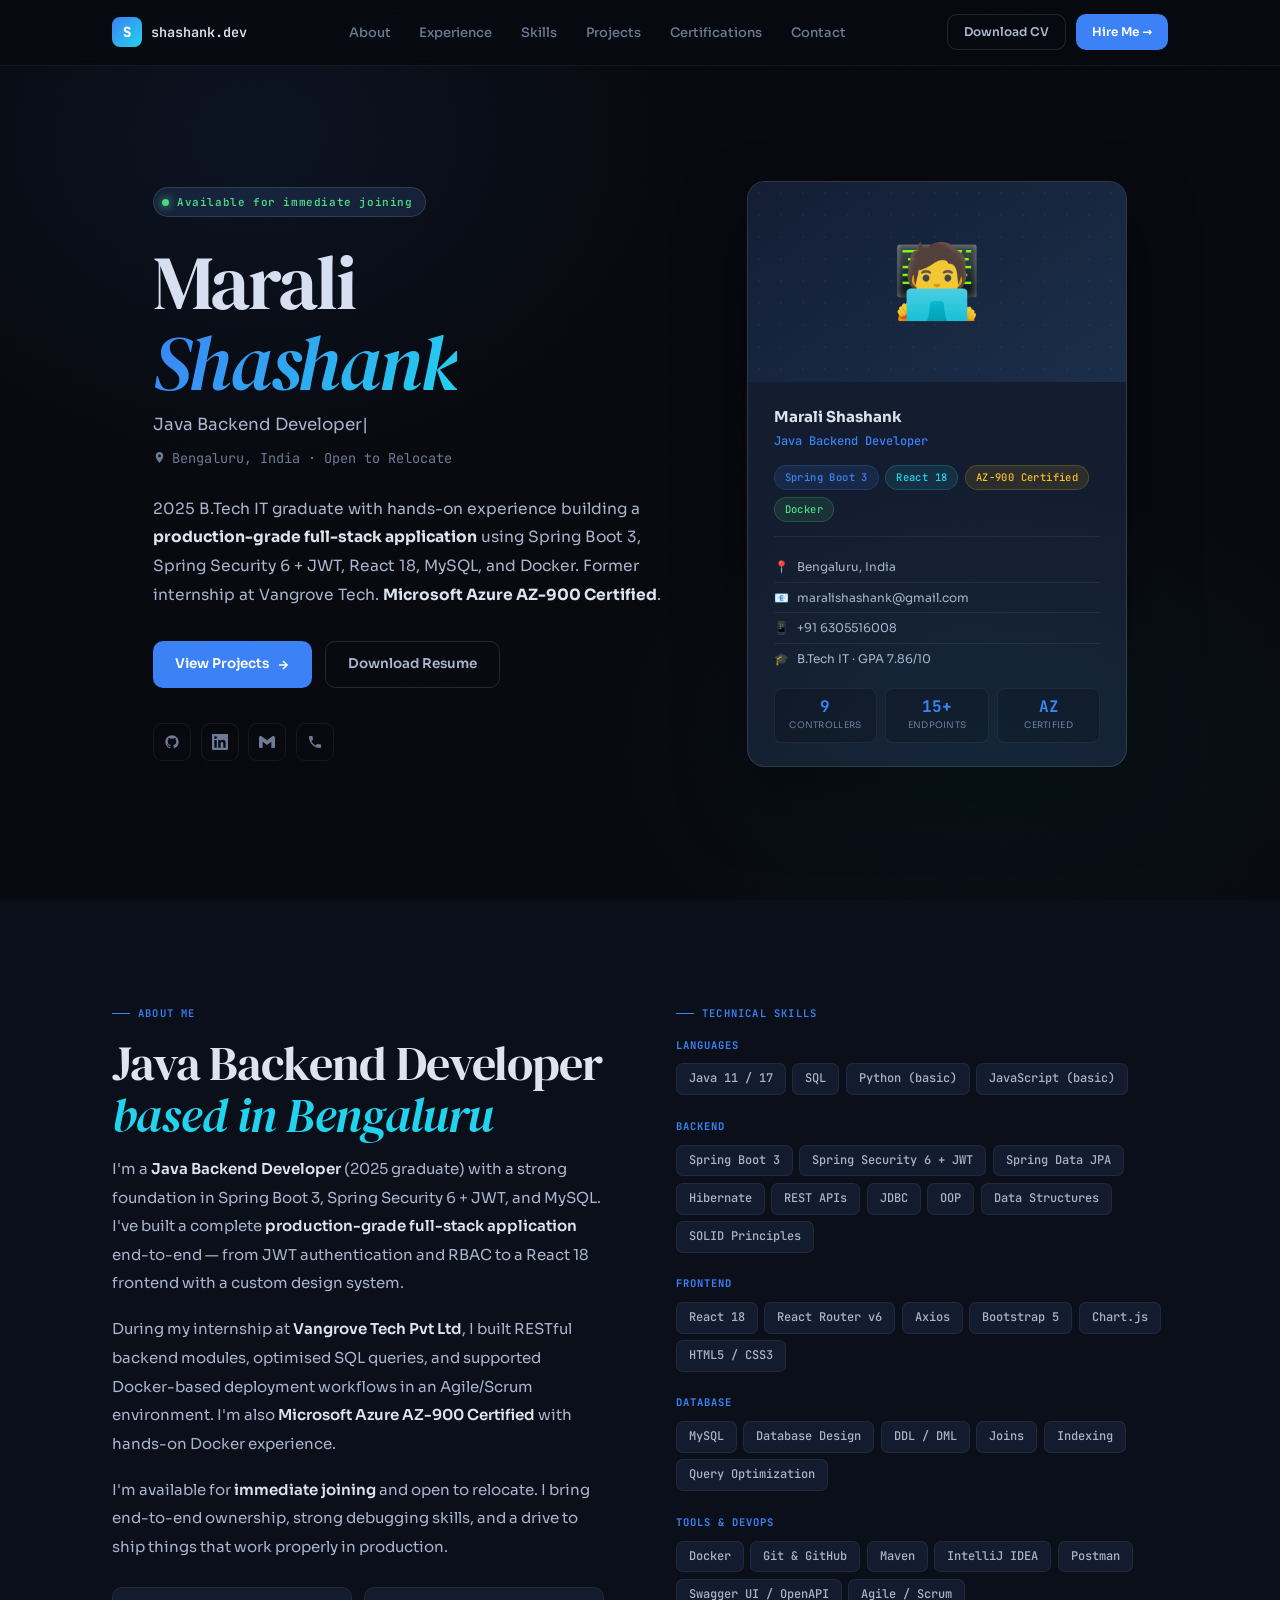
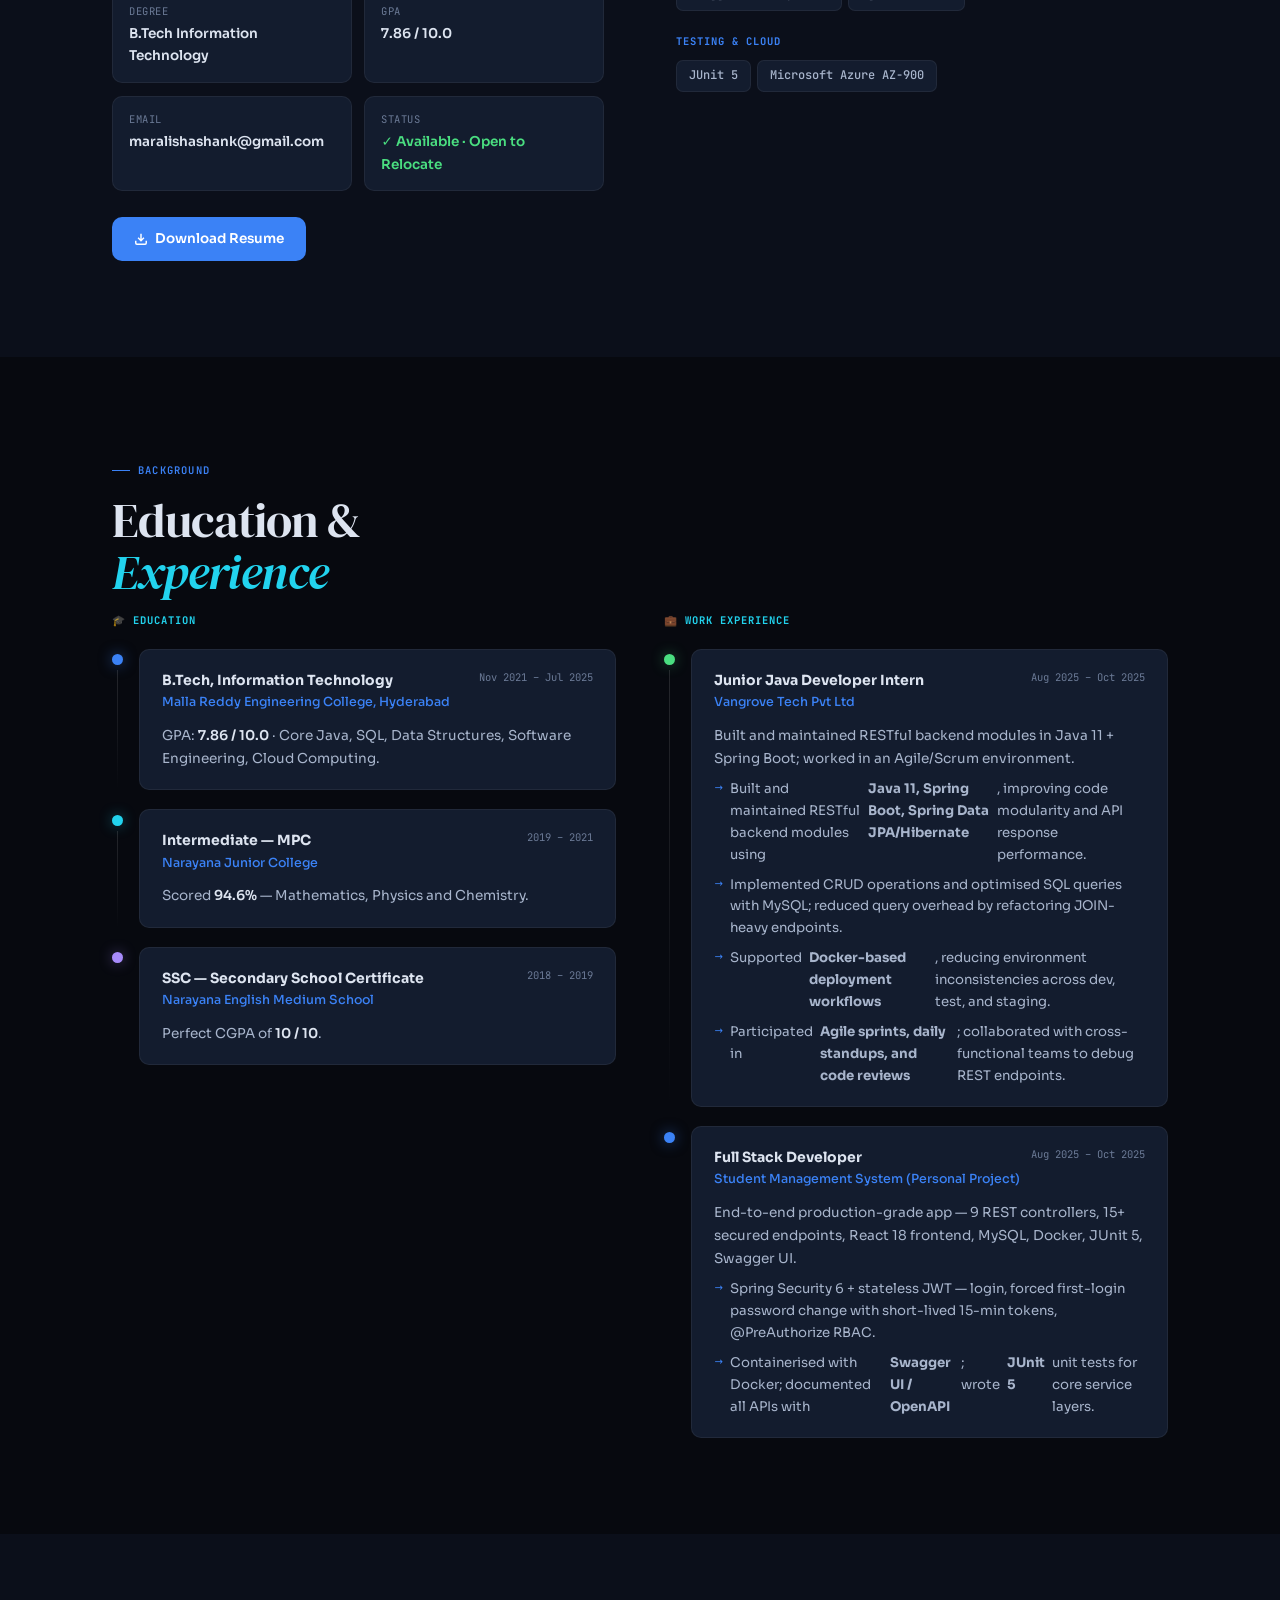
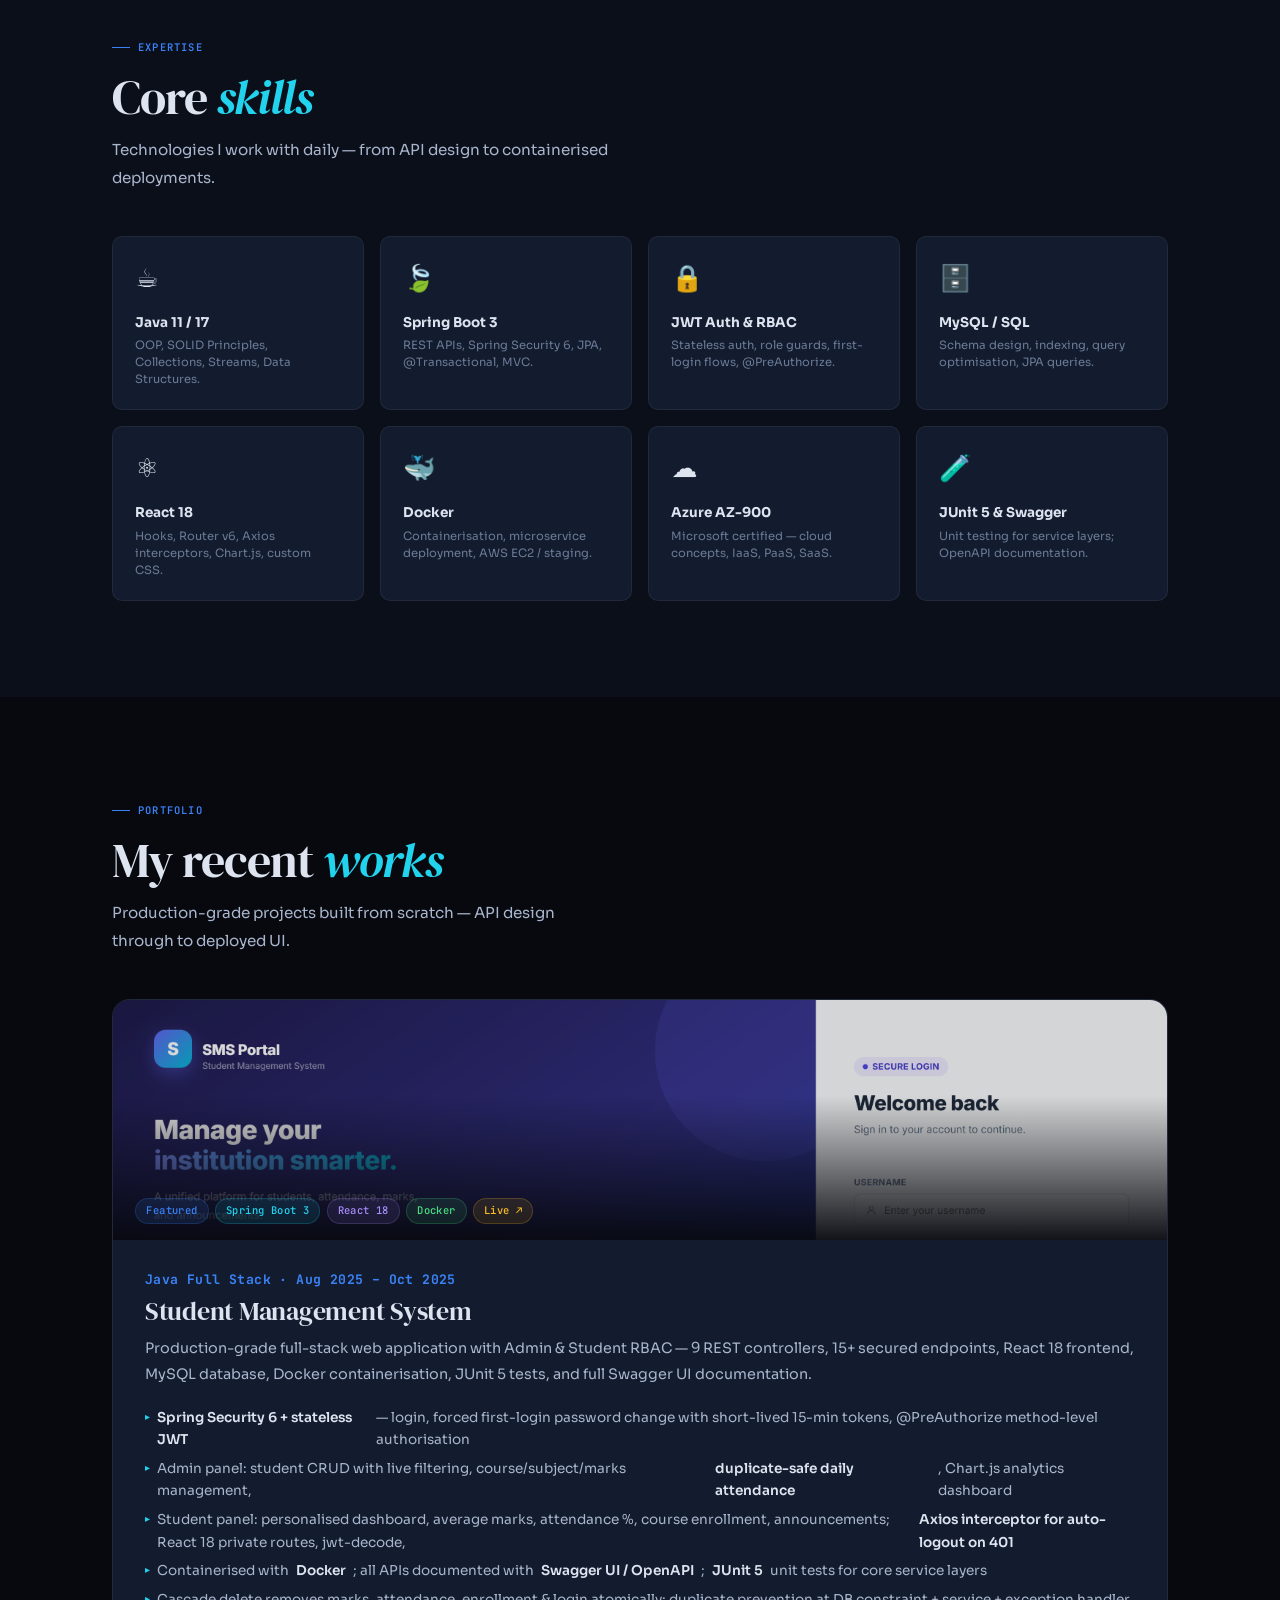
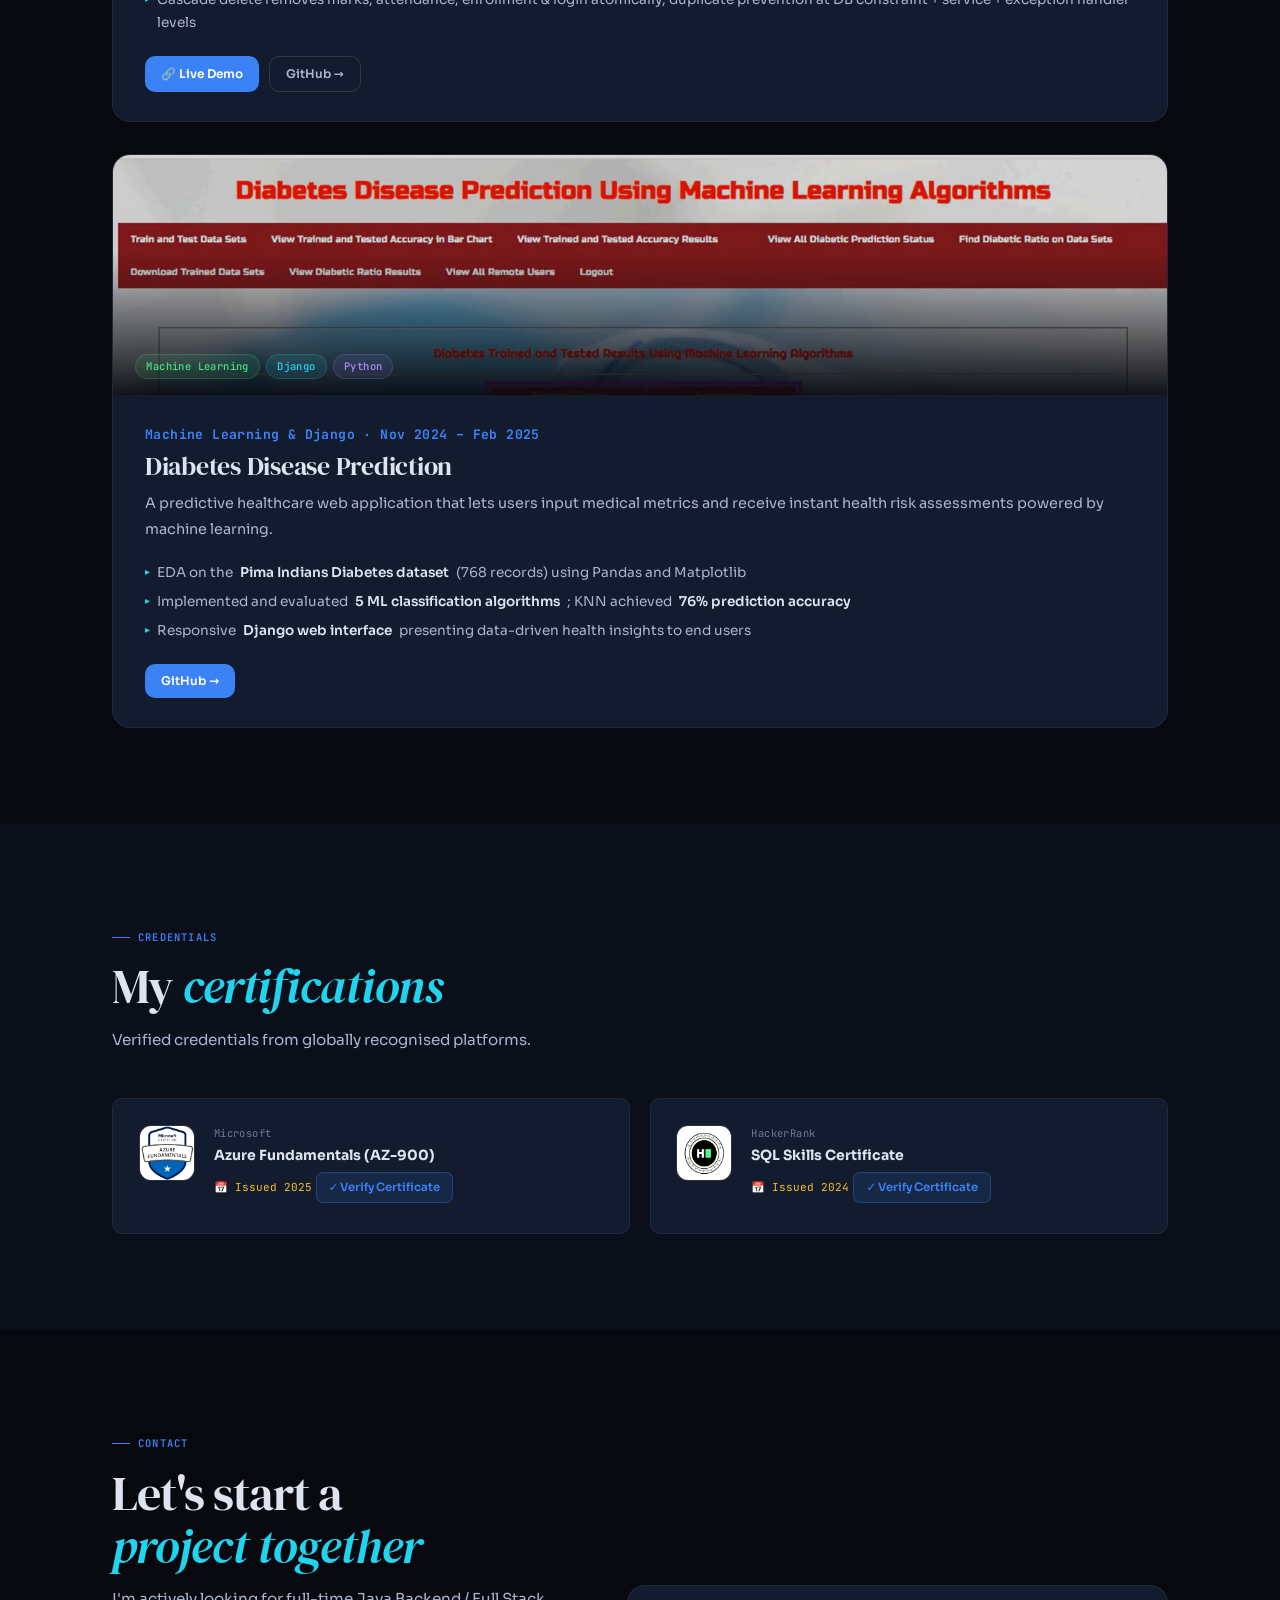
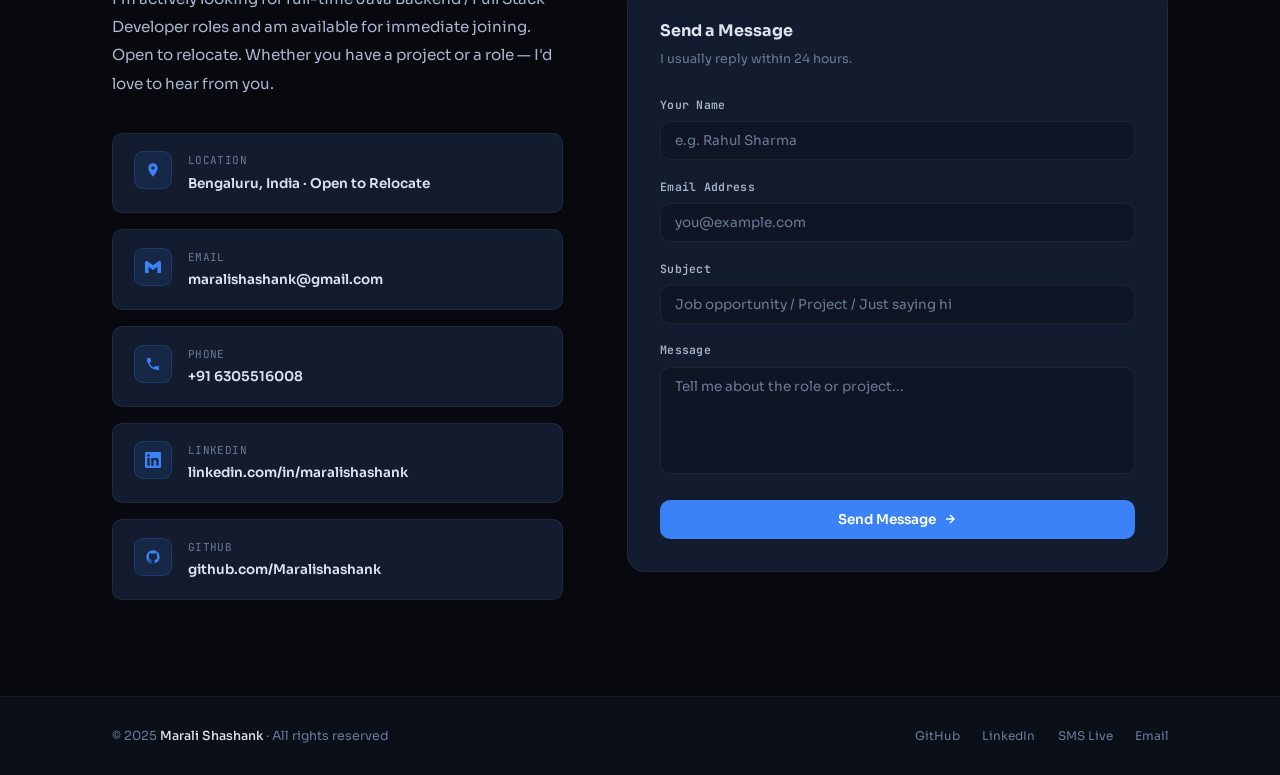
<file: Shashank-portfolio.html>
<!DOCTYPE html>
<html lang="en">
<head>
<meta charset="UTF-8"/>
<meta name="viewport" content="width=device-width, initial-scale=1.0"/>
<meta name="description" content="Marali Shashank — Java Backend Developer. Spring Boot 3, Spring Security + JWT, React 18, MySQL. Hyderabad. AZ-900 Certified."/>
<meta name="keywords" content="Java developer, Spring Boot, React, Full Stack, Bengaluru, JWT, Docker"/>
<title>Marali Shashank — Java Backend Developer</title>

<link rel="preconnect" href="https://fonts.googleapis.com"/>
<link rel="preconnect" href="https://fonts.gstatic.com" crossorigin/>
<link href="https://fonts.googleapis.com/css2?family=Sora:wght@300;400;500;600;700;800&family=DM+Serif+Display:ital@0;1&family=JetBrains+Mono:wght@400;500;600&display=swap" rel="stylesheet"/>

<style>
/* ════ RESET & VARS ════════════════════════════════════════════════════════ */
*,*::before,*::after{box-sizing:border-box;margin:0;padding:0}
html{scroll-behavior:smooth}

:root{
  --bg:       #07090f;
  --bg2:      #0b0f1a;
  --bg3:      #0f1524;
  --surface:  #131c2e;
  --surface2: #1a2540;
  --border:   rgba(255,255,255,.06);
  --border2:  rgba(255,255,255,.12);
  --text:     #dde4f0;
  --text2:    #a8b5cc;
  --muted:    #6b7a96;
  --primary:  #3b82f6;
  --prim-d:   #2563eb;
  --prim-l:   rgba(59,130,246,.12);
  --cyan:     #22d3ee;
  --cyan-l:   rgba(34,211,238,.1);
  --violet:   #a78bfa;
  --violet-l: rgba(167,139,250,.1);
  --green:    #4ade80;
  --green-l:  rgba(74,222,128,.1);
  --amber:    #fbbf24;
  --amber-l:  rgba(251,191,36,.1);
  --red:      #f87171;
  --ff:   'Sora',system-ui,sans-serif;
  --ffd:  'DM Serif Display',Georgia,serif;
  --ffm:  'JetBrains Mono',monospace;
  --r:    10px;
  --r2:   18px;
  --ease: cubic-bezier(.4,0,.2,1);
  --t:    all .22s var(--ease);
}

body{font-family:var(--ff);background:var(--bg);color:var(--text);line-height:1.65;overflow-x:hidden}
/* grain */
body::after{content:'';position:fixed;inset:0;pointer-events:none;z-index:9999;
  background-image:url("data:image/svg+xml,%3Csvg xmlns='http://www.w3.org/2000/svg' width='300' height='300'%3E%3Cfilter id='n'%3E%3CfeTurbulence type='fractalNoise' baseFrequency='.85' numOctaves='4' stitchTiles='stitch'/%3E%3C/filter%3E%3Crect width='300' height='300' filter='url(%23n)' opacity='.032'/%3E%3C/svg%3E");
  opacity:.5}
a{text-decoration:none;color:inherit}
img{display:block;max-width:100%}
::-webkit-scrollbar{width:4px}
::-webkit-scrollbar-track{background:var(--bg)}
::-webkit-scrollbar-thumb{background:var(--primary);border-radius:99px}

/* ════ UTILITIES ═══════════════════════════════════════════════════════════ */
.container{max-width:1120px;margin:0 auto;padding:0 2rem}

.badge{display:inline-flex;align-items:center;gap:4px;padding:3px 10px;border-radius:99px;
  font-family:var(--ffm);font-size:10.5px;font-weight:500;letter-spacing:.4px}
.b-blue  {background:var(--prim-l);  color:var(--primary);border:1px solid rgba(59,130,246,.2)}
.b-cyan  {background:var(--cyan-l);  color:var(--cyan);   border:1px solid rgba(34,211,238,.2)}
.b-violet{background:var(--violet-l);color:var(--violet); border:1px solid rgba(167,139,250,.2)}
.b-green {background:var(--green-l); color:var(--green);  border:1px solid rgba(74,222,128,.2)}
.b-amber {background:var(--amber-l); color:var(--amber);  border:1px solid rgba(251,191,36,.2)}
.b-red   {background:rgba(248,113,113,.1);color:var(--red);border:1px solid rgba(248,113,113,.2)}

/* reveal */
.r{opacity:0;transform:translateY(22px);transition:opacity .6s var(--ease),transform .6s var(--ease)}
.r.on{opacity:1;transform:none}
.r1{transition-delay:.08s}.r2{transition-delay:.16s}.r3{transition-delay:.24s}.r4{transition-delay:.32s}

section{padding:6rem 0}
.s-label{display:inline-flex;align-items:center;gap:8px;font-family:var(--ffm);font-size:10.5px;
  font-weight:600;color:var(--primary);letter-spacing:1.2px;text-transform:uppercase;margin-bottom:.9rem}
.s-label::before{content:'';display:block;width:18px;height:1px;background:var(--primary)}
.s-title{font-family:var(--ffd);font-size:clamp(2rem,4vw,3rem);font-weight:400;
  line-height:1.1;letter-spacing:-.02em;margin-bottom:.8rem}
.s-title em{font-style:italic;color:var(--cyan)}
.s-sub{font-size:.95rem;color:var(--text2);max-width:500px;line-height:1.8;margin-bottom:2.8rem}

.btn{display:inline-flex;align-items:center;gap:7px;padding:11px 22px;border-radius:var(--r);
  font-size:13.5px;font-weight:600;cursor:pointer;transition:var(--t);border:none;font-family:var(--ff)}
.btn-primary{background:var(--primary);color:#fff}
.btn-primary:hover{background:var(--prim-d);transform:translateY(-2px);box-shadow:0 10px 24px rgba(59,130,246,.38)}
.btn-ghost{background:transparent;border:1px solid var(--border2);color:var(--text2)}
.btn-ghost:hover{border-color:var(--primary);color:var(--primary);transform:translateY(-2px)}
.btn-sm{padding:7px 16px;font-size:12px}

/* ════ NAV ═════════════════════════════════════════════════════════════════ */
nav{position:fixed;top:0;left:0;right:0;z-index:200;padding:.9rem 0;
  backdrop-filter:blur(22px) saturate(140%);background:rgba(7,9,15,.85);
  border-bottom:1px solid var(--border);transition:border-color .3s}
.nav-in{display:flex;align-items:center;justify-content:space-between;gap:1.5rem}
.nav-logo{display:flex;align-items:center;gap:9px;font-family:var(--ffm);font-size:13.5px;font-weight:600;color:var(--text)}
.nav-logo-mark{width:30px;height:30px;border-radius:8px;flex-shrink:0;
  background:linear-gradient(135deg,var(--primary),var(--cyan));
  display:flex;align-items:center;justify-content:center;font-weight:800;font-size:14px;color:#fff}
.nav-links{display:flex;gap:1.8rem}
.nav-links a{font-size:13px;font-weight:500;color:var(--muted);transition:var(--t)}
.nav-links a:hover{color:var(--text)}
.nav-actions{display:flex;gap:.6rem}

/* ════ HERO ════════════════════════════════════════════════════════════════ */
#hero{min-height:100vh;display:flex;align-items:center;padding:8rem 0 5rem;position:relative;overflow:hidden}
#hero::before{content:'';position:absolute;top:-25%;left:-15%;width:70%;height:80%;
  background:radial-gradient(ellipse,rgba(59,130,246,.08) 0%,transparent 65%);pointer-events:none}
#hero::after{content:'';position:absolute;bottom:-15%;right:-10%;width:65%;height:65%;
  background:radial-gradient(ellipse,rgba(34,211,238,.05) 0%,transparent 65%);pointer-events:none}

.hero-grid{display:grid;grid-template-columns:1fr 380px;gap:4rem;align-items:center}

.hero-chip{display:inline-flex;align-items:center;gap:8px;margin-bottom:1.6rem;
  padding:5px 12px 5px 8px;background:var(--surface);border:1px solid var(--border2);border-radius:99px}
.hero-chip-dot{width:7px;height:7px;border-radius:50%;background:var(--green);
  box-shadow:0 0 10px var(--green);animation:blink 2.2s ease-in-out infinite}
@keyframes blink{0%,100%{opacity:1}50%{opacity:.4}}
.hero-chip-txt{font-family:var(--ffm);font-size:11px;color:var(--green);font-weight:600;letter-spacing:.6px}

.hero-name{font-family:var(--ffd);font-size:clamp(3rem,6vw,5.2rem);font-weight:400;
  line-height:1.04;letter-spacing:-.025em;margin-bottom:.5rem}
.hero-name em{font-style:italic;background:linear-gradient(120deg,var(--primary),var(--cyan));
  -webkit-background-clip:text;-webkit-text-fill-color:transparent;background-clip:text}
.hero-role{font-size:1.05rem;color:var(--text2);margin-bottom:.5rem;font-weight:400;min-height:1.7rem}
.hero-loc{display:inline-flex;align-items:center;gap:6px;font-size:.85rem;color:var(--muted);
  margin-bottom:1.6rem;font-family:var(--ffm)}
.hero-desc{font-size:.97rem;color:var(--text2);max-width:530px;line-height:1.85;margin-bottom:2rem}
.hero-btns{display:flex;gap:.8rem;flex-wrap:wrap;margin-bottom:2.2rem}
.hero-socials{display:flex;gap:.6rem}
.s-icon{width:38px;height:38px;border-radius:9px;display:flex;align-items:center;justify-content:center;
  border:1px solid var(--border);color:var(--muted);font-size:15px;transition:var(--t)}
.s-icon:hover{border-color:var(--primary);color:var(--primary);background:var(--prim-l);transform:translateY(-2px)}
.s-icon svg{width:16px;height:16px;fill:currentColor}

/* hero card */
.hero-card{background:var(--surface);border:1px solid var(--border2);border-radius:var(--r2);
  overflow:hidden;box-shadow:0 32px 64px rgba(0,0,0,.5)}
.hero-card-img{height:200px;background:linear-gradient(145deg,var(--bg3),var(--surface2));
  display:flex;align-items:center;justify-content:center;font-size:72px;position:relative;overflow:hidden}
.hero-card-img::before{content:'';position:absolute;inset:0;
  background:linear-gradient(145deg,rgba(59,130,246,.07),rgba(34,211,238,.05))}
.hero-card-img::after{content:'';position:absolute;inset:0;opacity:.05;
  background-image:radial-gradient(rgba(255,255,255,.6) 1px,transparent 1px);background-size:22px 22px}
.hero-card-body{padding:1.4rem 1.6rem}
.hero-card-name{font-size:15px;font-weight:700;margin-bottom:3px}
.hero-card-role{font-size:12px;color:var(--primary);font-weight:500;margin-bottom:.8rem;font-family:var(--ffm)}
.info-row{display:flex;align-items:center;gap:8px;font-size:12px;color:var(--text2);
  padding:5px 0;border-bottom:1px solid var(--border)}
.info-row:last-child{border-bottom:none}
.info-row-icon{color:var(--primary);flex-shrink:0}
.hero-stats{display:grid;grid-template-columns:1fr 1fr 1fr;gap:.5rem;margin-top:.9rem}
.hero-stat{text-align:center;padding:.6rem .4rem;background:var(--bg3);border-radius:8px;border:1px solid var(--border)}
.hero-stat-val{font-family:var(--ffm);font-size:16px;font-weight:700;color:var(--primary);line-height:1}
.hero-stat-lbl{font-size:9px;color:var(--muted);margin-top:3px;letter-spacing:.3px;text-transform:uppercase}

/* ════ ABOUT ═══════════════════════════════════════════════════════════════ */
#about{background:var(--bg2)}
.about-grid{display:grid;grid-template-columns:1fr 1fr;gap:4.5rem;align-items:start}
.about-text p{font-size:.94rem;color:var(--text2);line-height:1.9;margin-bottom:1.1rem}
.about-text strong{color:var(--text);font-weight:600}
.about-meta{display:grid;grid-template-columns:1fr 1fr;gap:.8rem;margin:1.6rem 0}
.meta-item{background:var(--surface);border:1px solid var(--border);border-radius:var(--r);padding:.9rem 1rem}
.meta-lbl{font-size:10.5px;color:var(--muted);font-family:var(--ffm);letter-spacing:.5px;text-transform:uppercase;margin-bottom:3px}
.meta-val{font-size:13.5px;font-weight:600;color:var(--text)}

/* skills */
.sk-grp{margin-bottom:1.4rem}
.sk-grp-hd{font-size:10.5px;font-weight:700;color:var(--primary);font-family:var(--ffm);
  letter-spacing:1px;text-transform:uppercase;margin-bottom:.6rem}
.sk-pills{display:flex;flex-wrap:wrap;gap:.4rem}
.pill{padding:5px 12px;border-radius:7px;font-size:12px;font-weight:500;background:var(--surface);
  border:1px solid var(--border);color:var(--text2);transition:var(--t);font-family:var(--ffm)}
.pill:hover{border-color:var(--primary);color:var(--primary);background:var(--prim-l)}

/* ════ EDUCATION + EXPERIENCE ══════════════════════════════════════════════ */
#edu-exp{background:var(--bg)}
.edu-exp-grid{display:grid;grid-template-columns:1fr 1fr;gap:3rem}
.col-head{font-family:var(--ffm);font-size:10.5px;font-weight:700;color:var(--cyan);
  letter-spacing:1px;text-transform:uppercase;margin-bottom:1.2rem}
.tl{display:flex;flex-direction:column;gap:1.2rem}
.tl-item{display:flex;gap:1rem}
.tl-lw{display:flex;flex-direction:column;align-items:center;padding-top:.35rem}
.tl-dot{width:11px;height:11px;border-radius:50%;flex-shrink:0}
.td-blue{background:var(--primary);box-shadow:0 0 14px rgba(59,130,246,.5)}
.td-cyan{background:var(--cyan);box-shadow:0 0 14px rgba(34,211,238,.4)}
.td-violet{background:var(--violet);box-shadow:0 0 14px rgba(167,139,250,.4)}
.td-green{background:var(--green);box-shadow:0 0 14px rgba(74,222,128,.4)}
.tl-line{width:1px;flex:1;margin-top:5px;background:linear-gradient(to bottom,var(--border2),transparent)}
.tl-card{background:var(--surface);border:1px solid var(--border);border-radius:var(--r);
  padding:1.2rem 1.4rem;flex:1;transition:var(--t)}
.tl-card:hover{border-color:var(--border2)}
.tl-hd{display:flex;justify-content:space-between;align-items:flex-start;gap:.5rem;flex-wrap:wrap;margin-bottom:.4rem}
.tl-role{font-size:14px;font-weight:700;color:var(--text)}
.tl-org{font-size:12.5px;color:var(--primary);font-weight:500;margin-bottom:.3rem}
.tl-date{font-family:var(--ffm);font-size:10.5px;color:var(--muted);white-space:nowrap}
.tl-desc{font-size:.85rem;color:var(--text2);line-height:1.7}
.tl-desc strong{color:var(--text);font-weight:600}
.ach{display:flex;align-items:flex-start;gap:7px;font-size:.83rem;color:var(--text2);margin-top:.5rem}
.ach::before{content:'→';color:var(--primary);flex-shrink:0;font-size:10px;margin-top:2px}

/* ════ SKILLS GRID ═════════════════════════════════════════════════════════ */
#skills{background:var(--bg2)}
.skills-grid{display:grid;grid-template-columns:repeat(auto-fill,minmax(200px,1fr));gap:1rem}
.sk-card{background:var(--surface);border:1px solid var(--border);border-radius:var(--r);
  padding:1.3rem 1.4rem;transition:var(--t);position:relative;overflow:hidden}
.sk-card::before{content:'';position:absolute;inset:0;opacity:0;
  background:linear-gradient(135deg,var(--prim-l),transparent);transition:var(--t)}
.sk-card:hover{border-color:var(--border2);transform:translateY(-3px)}
.sk-card:hover::before{opacity:1}
.sk-icon{font-size:26px;margin-bottom:.7rem}
.sk-name{font-size:13.5px;font-weight:700;margin-bottom:3px}
.sk-desc{font-size:11.5px;color:var(--muted);line-height:1.5}

/* ════ PROJECTS ════════════════════════════════════════════════════════════ */
#projects{background:var(--bg)}
.proj-grid{display:flex;flex-direction:column;gap:2rem}
.proj-card{background:var(--surface);border:1px solid var(--border);border-radius:var(--r2);
  overflow:hidden;transition:var(--t)}
.proj-card:hover{border-color:var(--border2);transform:translateY(-3px);box-shadow:0 20px 48px rgba(0,0,0,.45)}

/* Top image banner */
.proj-banner{
  position:relative;overflow:hidden;height:240px;
  background:var(--bg3);
}
.proj-banner img{
  width:100%;height:100%;object-fit:cover;object-position:top;
  transition:transform .5s var(--ease);filter:brightness(.85);
}
.proj-card:hover .proj-banner img{transform:scale(1.03);filter:brightness(.95)}
.proj-banner-overlay{
  position:absolute;inset:0;
  background:linear-gradient(to bottom,transparent 40%,rgba(7,9,15,.95) 100%);
}
.proj-banner-fallback{
  position:relative;height:240px;
  background:linear-gradient(145deg,var(--bg3),var(--surface2));
  display:flex;align-items:center;justify-content:center;font-size:60px;overflow:hidden;
}
.proj-banner-fallback::before{content:'';position:absolute;inset:0;
  background:linear-gradient(145deg,rgba(59,130,246,.07),rgba(34,211,238,.04))}
.proj-banner-fallback::after{content:'';position:absolute;inset:0;opacity:.05;
  background-image:linear-gradient(rgba(255,255,255,.5) 1px,transparent 1px),
                   linear-gradient(90deg,rgba(255,255,255,.5) 1px,transparent 1px);
  background-size:28px 28px}

/* badge strip that floats over the image */
.proj-banner-badges{
  position:absolute;bottom:1rem;left:1.4rem;
  display:flex;gap:.4rem;flex-wrap:wrap;z-index:2;
}

.proj-body{padding:1.8rem 2rem}
.proj-sub{font-size:.82rem;font-weight:700;color:var(--primary);font-family:var(--ffm);
  letter-spacing:.4px;margin-bottom:.4rem}
.proj-title{font-family:var(--ffd);font-size:1.6rem;font-weight:400;
  line-height:1.15;letter-spacing:-.01em;margin-bottom:.6rem}
.proj-desc{font-size:.9rem;color:var(--text2);line-height:1.8;margin-bottom:1.2rem}
.proj-bullets{display:flex;flex-direction:column;gap:.4rem;margin-bottom:1.4rem}
.proj-bullet{display:flex;align-items:flex-start;gap:7px;font-size:.85rem;color:var(--text2)}
.proj-bullet::before{content:'▸';color:var(--cyan);flex-shrink:0;font-size:10px;margin-top:2px}
.proj-bullet strong{color:var(--text);font-weight:600}
.proj-links{display:flex;gap:.6rem;flex-wrap:wrap}

/* ════ CERTIFICATIONS ══════════════════════════════════════════════════════ */
#certs{background:var(--bg2)}
.certs-grid{display:grid;grid-template-columns:1fr 1fr;gap:1.2rem}
.cert-card{background:var(--surface);border:1px solid var(--border);border-radius:var(--r);
  padding:1.6rem;display:flex;gap:1.2rem;align-items:flex-start;transition:var(--t)}
.cert-card:hover{border-color:var(--border2);transform:translateY(-2px)}
.cert-logo{width:56px;height:56px;border-radius:12px;flex-shrink:0;overflow:hidden;
  border:1px solid var(--border2);background:var(--bg3)}
.cert-logo img{width:100%;height:100%;object-fit:cover}
.cert-issuer{font-size:10.5px;color:var(--muted);font-family:var(--ffm);letter-spacing:.4px;margin-bottom:4px}
.cert-name{font-size:14px;font-weight:700;color:var(--text);margin-bottom:.5rem;line-height:1.3}
.cert-date{display:inline-flex;align-items:center;gap:5px;font-size:11px;color:var(--amber);
  font-family:var(--ffm);margin-bottom:.7rem}
.cert-verify{display:inline-flex;align-items:center;gap:5px;font-size:11.5px;font-weight:600;
  color:var(--primary);padding:5px 12px;border-radius:7px;border:1px solid rgba(59,130,246,.3);
  transition:var(--t);background:var(--prim-l)}
.cert-verify:hover{background:var(--primary);color:#fff}

/* ════ CONTACT ══════════════════════════════════════════════════════════════ */
#contact{background:var(--bg)}
.contact-grid{display:grid;grid-template-columns:1fr 1.2fr;gap:4rem;align-items:start}
.contact-info{display:flex;flex-direction:column;gap:1rem}
.contact-item{display:flex;align-items:flex-start;gap:1rem;background:var(--surface);
  border:1px solid var(--border);border-radius:var(--r);padding:1.1rem 1.3rem;transition:var(--t)}
.contact-item:hover{border-color:var(--border2)}
.ci-icon{width:38px;height:38px;border-radius:9px;flex-shrink:0;background:var(--prim-l);
  border:1px solid rgba(59,130,246,.2);display:flex;align-items:center;justify-content:center;
  color:var(--primary);font-size:16px}
.ci-icon svg{width:16px;height:16px;fill:currentColor}
.ci-lbl{font-size:11px;color:var(--muted);font-family:var(--ffm);letter-spacing:.4px;margin-bottom:3px;text-transform:uppercase}
.ci-val{font-size:13.5px;font-weight:600;color:var(--text)}
.ci-val a{color:var(--text);transition:var(--t)}
.ci-val a:hover{color:var(--primary)}
.contact-form{background:var(--surface);border:1px solid var(--border);border-radius:var(--r2);padding:2rem}
.form-hd{font-size:16px;font-weight:700;margin-bottom:.3rem}
.form-sub{font-size:12.5px;color:var(--muted);margin-bottom:1.6rem}
.form-grp{margin-bottom:1.1rem}
.form-lbl{font-size:11.5px;font-weight:600;color:var(--text2);display:block;margin-bottom:.4rem;
  font-family:var(--ffm);letter-spacing:.3px}
.form-ctrl{width:100%;padding:10px 14px;border-radius:var(--r);background:var(--bg3);
  border:1px solid var(--border);color:var(--text);font-family:var(--ff);font-size:13.5px;
  outline:none;transition:var(--t);resize:none}
.form-ctrl:focus{border-color:var(--primary);box-shadow:0 0 0 3px rgba(59,130,246,.12)}
.form-ctrl::placeholder{color:var(--muted)}

/* ════ FOOTER ═══════════════════════════════════════════════════════════════ */
footer{background:var(--bg2);border-top:1px solid var(--border);padding:1.8rem 0}
.footer-in{display:flex;align-items:center;justify-content:space-between;gap:1rem;flex-wrap:wrap}
.footer-copy{font-size:12.5px;color:var(--muted)}
.footer-copy span{color:var(--text);font-weight:500}
.footer-links{display:flex;gap:1.4rem}
.footer-links a{font-size:12px;color:var(--muted);transition:var(--t)}
.footer-links a:hover{color:var(--primary)}

/* back to top */
.btt{position:fixed;bottom:1.8rem;right:1.8rem;z-index:100;width:40px;height:40px;border-radius:10px;
  background:var(--primary);color:#fff;border:none;cursor:pointer;display:flex;align-items:center;
  justify-content:center;font-size:16px;transition:var(--t);opacity:0;transform:translateY(10px);pointer-events:none}
.btt.show{opacity:1;transform:translateY(0);pointer-events:all}
.btt:hover{background:var(--prim-d);transform:translateY(-2px)}

/* ════ RESPONSIVE ═══════════════════════════════════════════════════════════ */
@media(max-width:960px){
  .hero-grid{grid-template-columns:1fr}
  .hero-card{display:none}
  .about-grid{grid-template-columns:1fr}
  .edu-exp-grid{grid-template-columns:1fr}
  .certs-grid{grid-template-columns:1fr}
  .contact-grid{grid-template-columns:1fr}
  .nav-links{display:none}
}
@media(max-width:640px){
  .container{padding:0 1.2rem}
  section{padding:4.5rem 0}
  .skills-grid{grid-template-columns:1fr 1fr}
  .about-meta{grid-template-columns:1fr}
  .proj-banner,.proj-banner-fallback{height:180px}
}
</style>
</head>
<body>

<!-- ═══ NAV ══════════════════════════════════════════════════════════════ -->
<nav id="nav">
  <div class="container nav-in">
    <a href="#hero" class="nav-logo">
      <div class="nav-logo-mark">S</div>
      <span>shashank.dev</span>
    </a>
    <div class="nav-links">
      <a href="#about">About</a>
      <a href="#edu-exp">Experience</a>
      <a href="#skills">Skills</a>
      <a href="#projects">Projects</a>
      <a href="#certs">Certifications</a>
      <a href="#contact">Contact</a>
    </div>
    <div class="nav-actions">
      <a href="Marali_Shashank_Resume.pdf" download class="btn btn-ghost btn-sm">Download CV</a>
      <a href="#contact" class="btn btn-primary btn-sm">Hire Me →</a>
    </div>
  </div>
</nav>

<!-- ═══ HERO ══════════════════════════════════════════════════════════════ -->
<section id="hero">
  <div class="container">
    <div class="hero-grid">
      <div>
        <div class="hero-chip r">
          <div class="hero-chip-dot"></div>
          <span class="hero-chip-txt">Available for immediate joining</span>
        </div>
        <h1 class="hero-name r r1">Marali<br/><em>Shashank</em></h1>
        <p class="hero-role r r2" id="typed">Java Backend Developer|</p>
        <div class="hero-loc r r2">
          <svg viewBox="0 0 24 24" width="13" height="13" fill="currentColor"><path d="M12 2C8.13 2 5 5.13 5 9c0 5.25 7 13 7 13s7-7.75 7-13c0-3.87-3.13-7-7-7zm0 9.5c-1.38 0-2.5-1.12-2.5-2.5s1.12-2.5 2.5-2.5 2.5 1.12 2.5 2.5-1.12 2.5-2.5 2.5z"/></svg>
          Bengaluru, India · Open to Relocate
        </div>
        <p class="hero-desc r r3">2025 B.Tech IT graduate with hands-on experience building a <strong style="color:var(--text)">production-grade full-stack application</strong> using Spring Boot 3, Spring Security 6 + JWT, React 18, MySQL, and Docker. Former internship at Vangrove Tech. <strong style="color:var(--text)">Microsoft Azure AZ-900 Certified</strong>.</p>
        <div class="hero-btns r r3">
          <a href="#projects" class="btn btn-primary">View Projects <svg viewBox="0 0 24 24" width="14" height="14" fill="none" stroke="currentColor" stroke-width="2.5"><path d="M5 12h14M12 5l7 7-7 7"/></svg></a>
          <a href="img/Marali_Shashank_Resume.pdf" download class="btn btn-ghost">Download Resume</a>
        </div>
        <div class="hero-socials r r4">
          <a href="https://github.com/Maralishashank" target="_blank" class="s-icon" title="GitHub">
            <svg viewBox="0 0 24 24"><path d="M12 2C6.477 2 2 6.484 2 12.017c0 4.425 2.865 8.18 6.839 9.504.5.092.682-.217.682-.483 0-.237-.008-.868-.013-1.703-2.782.605-3.369-1.343-3.369-1.343-.454-1.158-1.11-1.466-1.11-1.466-.908-.62.069-.608.069-.608 1.003.07 1.531 1.032 1.531 1.032.892 1.53 2.341 1.088 2.91.832.092-.647.35-1.088.636-1.338-2.22-.253-4.555-1.113-4.555-4.951 0-1.093.39-1.988 1.029-2.688-.103-.253-.446-1.272.098-2.65 0 0 .84-.27 2.75 1.026A9.564 9.564 0 0112 6.844c.85.004 1.705.115 2.504.337 1.909-1.296 2.747-1.027 2.747-1.027.546 1.379.202 2.398.1 2.651.64.7 1.028 1.595 1.028 2.688 0 3.848-2.339 4.695-4.566 4.943.359.309.678.92.678 1.855 0 1.338-.012 2.419-.012 2.747 0 .268.18.58.688.482A10.019 10.019 0 0022 12.017C22 6.484 17.522 2 12 2z"/></svg>
          </a>
          <a href="https://linkedin.com/in/maralishashank" target="_blank" class="s-icon" title="LinkedIn">
            <svg viewBox="0 0 24 24"><path d="M20.447 20.452h-3.554v-5.569c0-1.328-.027-3.037-1.852-3.037-1.853 0-2.136 1.445-2.136 2.939v5.667H9.351V9h3.414v1.561h.046c.477-.9 1.637-1.85 3.37-1.85 3.601 0 4.267 2.37 4.267 5.455v6.286zM5.337 7.433a2.062 2.062 0 01-2.063-2.065 2.064 2.064 0 112.063 2.065zm1.782 13.019H3.555V9h3.564v11.452zM22.225 0H1.771C.792 0 0 .774 0 1.729v20.542C0 23.227.792 24 1.771 24h20.451C23.2 24 24 23.227 24 22.271V1.729C24 .774 23.2 0 22.222 0h.003z"/></svg>
          </a>
          <a href="mailto:maralishashank@gmail.com" class="s-icon" title="Email">
            <svg viewBox="0 0 24 24"><path d="M24 5.457v13.909c0 .904-.732 1.636-1.636 1.636h-3.819V11.73L12 16.64l-6.545-4.91v9.273H1.636A1.636 1.636 0 010 19.366V5.457c0-2.023 2.309-3.178 3.927-1.964L5.455 4.64 12 9.548l6.545-4.908 1.528-1.147C21.69 2.28 24 3.434 24 5.457z"/></svg>
          </a>
          <a href="tel:+916305516008" class="s-icon" title="Phone">
            <svg viewBox="0 0 24 24"><path d="M6.62 10.79c1.44 2.83 3.76 5.14 6.59 6.59l2.2-2.2c.27-.27.67-.36 1.02-.24 1.12.37 2.33.57 3.57.57.55 0 1 .45 1 1V20c0 .55-.45 1-1 1-9.39 0-17-7.61-17-17 0-.55.45-1 1-1h3.5c.55 0 1 .45 1 1 0 1.25.2 2.45.57 3.57.11.35.03.74-.25 1.02l-2.2 2.2z"/></svg>
          </a>
        </div>
      </div>

      <!-- hero card -->
      <div class="hero-card r r2">
        <div class="hero-card-img">🧑‍💻</div>
        <div class="hero-card-body">
          <div class="hero-card-name">Marali Shashank</div>
          <div class="hero-card-role">Java Backend Developer</div>
          <div style="display:flex;flex-wrap:wrap;gap:.4rem;margin-bottom:.9rem">
            <span class="badge b-blue">Spring Boot 3</span>
            <span class="badge b-cyan">React 18</span>
            <span class="badge b-amber">AZ-900 Certified</span>
            <span class="badge b-green">Docker</span>
          </div>
          <div style="border-top:1px solid var(--border);padding-top:.9rem">
            <div class="info-row"><span class="info-row-icon">📍</span>Bengaluru, India</div>
            <div class="info-row"><span class="info-row-icon">📧</span>maralishashank@gmail.com</div>
            <div class="info-row"><span class="info-row-icon">📱</span>+91 6305516008</div>
            <div class="info-row"><span class="info-row-icon">🎓</span>B.Tech IT · GPA 7.86/10</div>
          </div>
          <div class="hero-stats">
            <div class="hero-stat"><div class="hero-stat-val">9</div><div class="hero-stat-lbl">Controllers</div></div>
            <div class="hero-stat"><div class="hero-stat-val">15+</div><div class="hero-stat-lbl">Endpoints</div></div>
            <div class="hero-stat"><div class="hero-stat-val">AZ</div><div class="hero-stat-lbl">Certified</div></div>
          </div>
        </div>
      </div>
    </div>
  </div>
</section>

<!-- ═══ ABOUT ═════════════════════════════════════════════════════════════ -->
<section id="about">
  <div class="container">
    <div class="about-grid">
      <div class="r">
        <div class="s-label">About Me</div>
        <h2 class="s-title">Java Backend Developer<br/><em>based in Bengaluru</em></h2>
        <div class="about-text">
          <p>I'm a <strong>Java Backend Developer</strong> (2025 graduate) with a strong foundation in Spring Boot 3, Spring Security 6 + JWT, and MySQL. I've built a complete <strong>production-grade full-stack application</strong> end-to-end — from JWT authentication and RBAC to a React 18 frontend with a custom design system.</p>
          <p>During my internship at <strong>Vangrove Tech Pvt Ltd</strong>, I built RESTful backend modules, optimised SQL queries, and supported Docker-based deployment workflows in an Agile/Scrum environment. I'm also <strong>Microsoft Azure AZ-900 Certified</strong> with hands-on Docker experience.</p>
          <p>I'm available for <strong>immediate joining</strong> and open to relocate. I bring end-to-end ownership, strong debugging skills, and a drive to ship things that work properly in production.</p>
        </div>
        <div class="about-meta">
          <div class="meta-item"><div class="meta-lbl">Degree</div><div class="meta-val">B.Tech Information Technology</div></div>
          <div class="meta-item"><div class="meta-lbl">GPA</div><div class="meta-val">7.86 / 10.0</div></div>
          <div class="meta-item"><div class="meta-lbl">Email</div><div class="meta-val">maralishashank@gmail.com</div></div>
          <div class="meta-item"><div class="meta-lbl">Status</div><div class="meta-val" style="color:var(--green)">✓ Available · Open to Relocate</div></div>
        </div>
        <a href="img/Marali_Shashank_Resume.pdf" download class="btn btn-primary">
          <svg viewBox="0 0 24 24" width="14" height="14" fill="none" stroke="currentColor" stroke-width="2.5"><path d="M21 15v4a2 2 0 01-2 2H5a2 2 0 01-2-2v-4M7 10l5 5 5-5M12 15V3"/></svg>
          Download Resume
        </a>
      </div>

      <div class="r r2">
        <div class="s-label">Technical Skills</div>
        <div class="sk-grp">
          <div class="sk-grp-hd">Languages</div>
          <div class="sk-pills">
            <span class="pill">Java 11 / 17</span><span class="pill">SQL</span><span class="pill">Python (basic)</span><span class="pill">JavaScript (basic)</span>
          </div>
        </div>
        <div class="sk-grp">
          <div class="sk-grp-hd">Backend</div>
          <div class="sk-pills">
            <span class="pill">Spring Boot 3</span><span class="pill">Spring Security 6 + JWT</span><span class="pill">Spring Data JPA</span><span class="pill">Hibernate</span><span class="pill">REST APIs</span><span class="pill">JDBC</span><span class="pill">OOP</span><span class="pill">Data Structures</span><span class="pill">SOLID Principles</span>
          </div>
        </div>
        <div class="sk-grp">
          <div class="sk-grp-hd">Frontend</div>
          <div class="sk-pills">
            <span class="pill">React 18</span><span class="pill">React Router v6</span><span class="pill">Axios</span><span class="pill">Bootstrap 5</span><span class="pill">Chart.js</span><span class="pill">HTML5 / CSS3</span>
          </div>
        </div>
        <div class="sk-grp">
          <div class="sk-grp-hd">Database</div>
          <div class="sk-pills">
            <span class="pill">MySQL</span><span class="pill">Database Design</span><span class="pill">DDL / DML</span><span class="pill">Joins</span><span class="pill">Indexing</span><span class="pill">Query Optimization</span>
          </div>
        </div>
        <div class="sk-grp">
          <div class="sk-grp-hd">Tools & DevOps</div>
          <div class="sk-pills">
            <span class="pill">Docker</span><span class="pill">Git & GitHub</span><span class="pill">Maven</span><span class="pill">IntelliJ IDEA</span><span class="pill">Postman</span><span class="pill">Swagger UI / OpenAPI</span><span class="pill">Agile / Scrum</span>
          </div>
        </div>
        <div class="sk-grp">
          <div class="sk-grp-hd">Testing & Cloud</div>
          <div class="sk-pills">
            <span class="pill">JUnit 5</span><span class="pill">Microsoft Azure AZ-900</span>
          </div>
        </div>
      </div>
    </div>
  </div>
</section>

<!-- ═══ EDUCATION + EXPERIENCE ════════════════════════════════════════════ -->
<section id="edu-exp">
  <div class="container">
    <div class="r"><div class="s-label">Background</div><h2 class="s-title">Education &<br/><em>Experience</em></h2></div>
    <div class="edu-exp-grid">

      <div class="r r1">
        <div class="col-head">🎓 Education</div>
        <div class="tl">
          <div class="tl-item">
            <div class="tl-lw"><div class="tl-dot td-blue"></div><div class="tl-line"></div></div>
            <div class="tl-card">
              <div class="tl-hd"><div><div class="tl-role">B.Tech, Information Technology</div><div class="tl-org">Malla Reddy Engineering College, Hyderabad</div></div><div class="tl-date">Nov 2021 – Jul 2025</div></div>
              <div class="tl-desc">GPA: <strong>7.86 / 10.0</strong> · Core Java, SQL, Data Structures, Software Engineering, Cloud Computing.</div>
            </div>
          </div>
          <div class="tl-item">
            <div class="tl-lw"><div class="tl-dot td-cyan"></div><div class="tl-line"></div></div>
            <div class="tl-card">
              <div class="tl-hd"><div><div class="tl-role">Intermediate — MPC</div><div class="tl-org">Narayana Junior College</div></div><div class="tl-date">2019 – 2021</div></div>
              <div class="tl-desc">Scored <strong>94.6%</strong> — Mathematics, Physics and Chemistry.</div>
            </div>
          </div>
          <div class="tl-item">
            <div class="tl-lw"><div class="tl-dot td-violet"></div></div>
            <div class="tl-card">
              <div class="tl-hd"><div><div class="tl-role">SSC — Secondary School Certificate</div><div class="tl-org">Narayana English Medium School</div></div><div class="tl-date">2018 – 2019</div></div>
              <div class="tl-desc">Perfect CGPA of <strong>10 / 10</strong>.</div>
            </div>
          </div>
        </div>
      </div>

      <div class="r r2">
        <div class="col-head">💼 Work Experience</div>
        <div class="tl">
          <div class="tl-item">
            <div class="tl-lw"><div class="tl-dot td-green"></div><div class="tl-line"></div></div>
            <div class="tl-card">
              <div class="tl-hd"><div><div class="tl-role">Junior Java Developer Intern</div><div class="tl-org">Vangrove Tech Pvt Ltd</div></div><div class="tl-date">Aug 2025 – Oct 2025</div></div>
              <div class="tl-desc" style="margin-bottom:.5rem">Built and maintained RESTful backend modules in Java 11 + Spring Boot; worked in an Agile/Scrum environment.</div>
              <div class="ach">Built and maintained RESTful backend modules using <strong>Java 11, Spring Boot, Spring Data JPA/Hibernate</strong>, improving code modularity and API response performance.</div>
              <div class="ach">Implemented CRUD operations and optimised SQL queries with MySQL; reduced query overhead by refactoring JOIN-heavy endpoints.</div>
              <div class="ach">Supported <strong>Docker-based deployment workflows</strong>, reducing environment inconsistencies across dev, test, and staging.</div>
              <div class="ach">Participated in <strong>Agile sprints, daily standups, and code reviews</strong>; collaborated with cross-functional teams to debug REST endpoints.</div>
            </div>
          </div>
          <div class="tl-item">
            <div class="tl-lw"><div class="tl-dot td-blue"></div></div>
            <div class="tl-card">
              <div class="tl-hd"><div><div class="tl-role">Full Stack Developer</div><div class="tl-org">Student Management System (Personal Project)</div></div><div class="tl-date">Aug 2025 – Oct 2025</div></div>
              <div class="tl-desc">End-to-end production-grade app — 9 REST controllers, 15+ secured endpoints, React 18 frontend, MySQL, Docker, JUnit 5, Swagger UI.</div>
              <div class="ach">Spring Security 6 + stateless JWT — login, forced first-login password change with short-lived 15-min tokens, @PreAuthorize RBAC.</div>
              <div class="ach">Containerised with Docker; documented all APIs with <strong>Swagger UI / OpenAPI</strong>; wrote <strong>JUnit 5</strong> unit tests for core service layers.</div>
            </div>
          </div>
        </div>
      </div>

    </div>
  </div>
</section>

<!-- ═══ SKILLS CARDS ══════════════════════════════════════════════════════ -->
<section id="skills">
  <div class="container">
    <div class="r"><div class="s-label">Expertise</div><h2 class="s-title">Core <em>skills</em></h2><p class="s-sub">Technologies I work with daily — from API design to containerised deployments.</p></div>
    <div class="skills-grid">
      <div class="sk-card r">   <div class="sk-icon">☕</div><div class="sk-name">Java 11 / 17</div><div class="sk-desc">OOP, SOLID Principles, Collections, Streams, Data Structures.</div></div>
      <div class="sk-card r r1"><div class="sk-icon">🍃</div><div class="sk-name">Spring Boot 3</div><div class="sk-desc">REST APIs, Spring Security 6, JPA, @Transactional, MVC.</div></div>
      <div class="sk-card r r2"><div class="sk-icon">🔒</div><div class="sk-name">JWT Auth & RBAC</div><div class="sk-desc">Stateless auth, role guards, first-login flows, @PreAuthorize.</div></div>
      <div class="sk-card r r3"><div class="sk-icon">🗄️</div><div class="sk-name">MySQL / SQL</div><div class="sk-desc">Schema design, indexing, query optimisation, JPA queries.</div></div>
      <div class="sk-card r">   <div class="sk-icon">⚛️</div><div class="sk-name">React 18</div><div class="sk-desc">Hooks, Router v6, Axios interceptors, Chart.js, custom CSS.</div></div>
      <div class="sk-card r r1"><div class="sk-icon">🐳</div><div class="sk-name">Docker</div><div class="sk-desc">Containerisation, microservice deployment, AWS EC2 / staging.</div></div>
      <div class="sk-card r r2"><div class="sk-icon">☁️</div><div class="sk-name">Azure AZ-900</div><div class="sk-desc">Microsoft certified — cloud concepts, IaaS, PaaS, SaaS.</div></div>
      <div class="sk-card r r3"><div class="sk-icon">🧪</div><div class="sk-name">JUnit 5 & Swagger</div><div class="sk-desc">Unit testing for service layers; OpenAPI documentation.</div></div>
    </div>
  </div>
</section>

<!-- ═══ PROJECTS ══════════════════════════════════════════════════════════ -->
<section id="projects">
  <div class="container">
    <div class="r"><div class="s-label">Portfolio</div><h2 class="s-title">My recent <em>works</em></h2><p class="s-sub">Production-grade projects built from scratch — API design through to deployed UI.</p></div>
    <div class="proj-grid">

      <!-- SMS -->
      <div class="proj-card r">
        <div class="proj-banner">
          <img src="img/login page.png" alt="Student Management System screenshot"/>
          <div class="proj-banner-overlay"></div>
          <div class="proj-banner-badges">
            <span class="badge b-blue">Featured</span>
            <span class="badge b-cyan">Spring Boot 3</span>
            <span class="badge b-violet">React 18</span>
            <span class="badge b-green">Docker</span>
            <span class="badge b-amber">Live ↗</span>
          </div>
        </div>
        <div class="proj-body">
          <div class="proj-sub">Java Full Stack · Aug 2025 – Oct 2025</div>
          <h3 class="proj-title">Student Management System</h3>
          <p class="proj-desc">Production-grade full-stack web application with Admin & Student RBAC — 9 REST controllers, 15+ secured endpoints, React 18 frontend, MySQL database, Docker containerisation, JUnit 5 tests, and full Swagger UI documentation.</p>
          <div class="proj-bullets">
            <div class="proj-bullet"><strong>Spring Security 6 + stateless JWT</strong> — login, forced first-login password change with short-lived 15-min tokens, @PreAuthorize method-level authorisation</div>
            <div class="proj-bullet">Admin panel: student CRUD with live filtering, course/subject/marks management, <strong>duplicate-safe daily attendance</strong>, Chart.js analytics dashboard</div>
            <div class="proj-bullet">Student panel: personalised dashboard, average marks, attendance %, course enrollment, announcements; React 18 private routes, jwt-decode, <strong>Axios interceptor for auto-logout on 401</strong></div>
            <div class="proj-bullet">Containerised with <strong>Docker</strong>; all APIs documented with <strong>Swagger UI / OpenAPI</strong>; <strong>JUnit 5</strong> unit tests for core service layers</div>
            <div class="proj-bullet">Cascade delete removes marks, attendance, enrollment & login atomically; duplicate prevention at DB constraint + service + exception handler levels</div>
          </div>
          <div class="proj-links">
            <a href="https://student-management-system-self-one.vercel.app" target="_blank" class="btn btn-primary btn-sm">🔗 Live Demo</a>
            <a href="https://github.com/Maralishashank/student-management-system" target="_blank" class="btn btn-ghost btn-sm">GitHub →</a>
          </div>
        </div>
      </div>

      <!-- Diabetes -->
      <div class="proj-card r r1">
        <div class="proj-banner">
          <img src="img/diabities.png" alt="Diabetes Disease Prediction screenshot"/>
          <div class="proj-banner-overlay"></div>
          <div class="proj-banner-badges">
            <span class="badge b-green">Machine Learning</span>
            <span class="badge b-cyan">Django</span>
            <span class="badge b-violet">Python</span>
          </div>
        </div>
        <div class="proj-body">
          <div class="proj-sub">Machine Learning & Django · Nov 2024 – Feb 2025</div>
          <h3 class="proj-title">Diabetes Disease Prediction</h3>
          <p class="proj-desc">A predictive healthcare web application that lets users input medical metrics and receive instant health risk assessments powered by machine learning.</p>
          <div class="proj-bullets">
            <div class="proj-bullet">EDA on the <strong>Pima Indians Diabetes dataset</strong> (768 records) using Pandas and Matplotlib</div>
            <div class="proj-bullet">Implemented and evaluated <strong>5 ML classification algorithms</strong>; KNN achieved <strong>76% prediction accuracy</strong></div>
            <div class="proj-bullet">Responsive <strong>Django web interface</strong> presenting data-driven health insights to end users</div>
          </div>
          <div class="proj-links">
            <a href="https://github.com/Maralishashank/Diabetes-Disease-Prediction" target="_blank" class="btn btn-primary btn-sm">GitHub →</a>
          </div>
        </div>
      </div>

    </div>
  </div>
</section>

<!-- ═══ CERTIFICATIONS ════════════════════════════════════════════════════ -->
<section id="certs">
  <div class="container">
    <div class="r"><div class="s-label">Credentials</div><h2 class="s-title">My <em>certifications</em></h2><p class="s-sub">Verified credentials from globally recognised platforms.</p></div>
    <div class="certs-grid">
      <div class="cert-card r">
        <div class="cert-logo"><img src="img/azure-cert.png" alt="Azure AZ-900"/></div>
        <div>
          <div class="cert-issuer">Microsoft</div>
          <div class="cert-name">Azure Fundamentals (AZ-900)</div>
          <div class="cert-date">📅 Issued 2025</div>
          <a href="https://www.credly.com/badges/4963fa76-0e9c-41cc-95fa-dd4970b5bbac" target="_blank" class="cert-verify">✓ Verify Certificate</a>
        </div>
      </div>
      <div class="cert-card r r1">
        <div class="cert-logo"><img src="img/hackerrank-cert.png" alt="HackerRank SQL"/></div>
        <div>
          <div class="cert-issuer">HackerRank</div>
          <div class="cert-name">SQL Skills Certificate</div>
          <div class="cert-date">📅 Issued 2024</div>
          <a href="https://www.hackerrank.com/certificates/547daea697c2" target="_blank" class="cert-verify">✓ Verify Certificate</a>
        </div>
      </div>
    </div>
  </div>
</section>

<!-- ═══ CONTACT ═══════════════════════════════════════════════════════════ -->
<section id="contact">
  <div class="container">
    <div class="r"><div class="s-label">Contact</div><h2 class="s-title">Let's start a<br/><em>project together</em></h2></div>
    <div class="contact-grid">
      <div class="contact-info r">
        <p style="font-size:.95rem;color:var(--text2);line-height:1.85;margin-bottom:1.2rem">I'm actively looking for full-time Java Backend / Full Stack Developer roles and am available for immediate joining. Open to relocate. Whether you have a project or a role — I'd love to hear from you.</p>
        <div class="contact-item">
          <div class="ci-icon"><svg viewBox="0 0 24 24"><path d="M12 2C8.13 2 5 5.13 5 9c0 5.25 7 13 7 13s7-7.75 7-13c0-3.87-3.13-7-7-7zm0 9.5c-1.38 0-2.5-1.12-2.5-2.5s1.12-2.5 2.5-2.5 2.5 1.12 2.5 2.5-1.12 2.5-2.5 2.5z"/></svg></div>
          <div><div class="ci-lbl">Location</div><div class="ci-val">Bengaluru, India · Open to Relocate</div></div>
        </div>
        <div class="contact-item">
          <div class="ci-icon"><svg viewBox="0 0 24 24"><path d="M24 5.457v13.909c0 .904-.732 1.636-1.636 1.636h-3.819V11.73L12 16.64l-6.545-4.91v9.273H1.636A1.636 1.636 0 010 19.366V5.457c0-2.023 2.309-3.178 3.927-1.964L5.455 4.64 12 9.548l6.545-4.908 1.528-1.147C21.69 2.28 24 3.434 24 5.457z"/></svg></div>
          <div><div class="ci-lbl">Email</div><div class="ci-val"><a href="mailto:maralishashank@gmail.com">maralishashank@gmail.com</a></div></div>
        </div>
        <div class="contact-item">
          <div class="ci-icon"><svg viewBox="0 0 24 24"><path d="M6.62 10.79c1.44 2.83 3.76 5.14 6.59 6.59l2.2-2.2c.27-.27.67-.36 1.02-.24 1.12.37 2.33.57 3.57.57.55 0 1 .45 1 1V20c0 .55-.45 1-1 1-9.39 0-17-7.61-17-17 0-.55.45-1 1-1h3.5c.55 0 1 .45 1 1 0 1.25.2 2.45.57 3.57.11.35.03.74-.25 1.02l-2.2 2.2z"/></svg></div>
          <div><div class="ci-lbl">Phone</div><div class="ci-val"><a href="tel:+916305516008">+91 6305516008</a></div></div>
        </div>
        <div class="contact-item">
          <div class="ci-icon"><svg viewBox="0 0 24 24"><path d="M20.447 20.452h-3.554v-5.569c0-1.328-.027-3.037-1.852-3.037-1.853 0-2.136 1.445-2.136 2.939v5.667H9.351V9h3.414v1.561h.046c.477-.9 1.637-1.85 3.37-1.85 3.601 0 4.267 2.37 4.267 5.455v6.286zM5.337 7.433a2.062 2.062 0 01-2.063-2.065 2.064 2.064 0 112.063 2.065zm1.782 13.019H3.555V9h3.564v11.452zM22.225 0H1.771C.792 0 0 .774 0 1.729v20.542C0 23.227.792 24 1.771 24h20.451C23.2 24 24 23.227 24 22.271V1.729C24 .774 23.2 0 22.222 0h.003z"/></svg></div>
          <div><div class="ci-lbl">LinkedIn</div><div class="ci-val"><a href="https://linkedin.com/in/maralishashank" target="_blank">linkedin.com/in/maralishashank</a></div></div>
        </div>
        <div class="contact-item">
          <div class="ci-icon"><svg viewBox="0 0 24 24"><path d="M12 2C6.477 2 2 6.484 2 12.017c0 4.425 2.865 8.18 6.839 9.504.5.092.682-.217.682-.483 0-.237-.008-.868-.013-1.703-2.782.605-3.369-1.343-3.369-1.343-.454-1.158-1.11-1.466-1.11-1.466-.908-.62.069-.608.069-.608 1.003.07 1.531 1.032 1.531 1.032.892 1.53 2.341 1.088 2.91.832.092-.647.35-1.088.636-1.338-2.22-.253-4.555-1.113-4.555-4.951 0-1.093.39-1.988 1.029-2.688-.103-.253-.446-1.272.098-2.65 0 0 .84-.27 2.75 1.026A9.564 9.564 0 0112 6.844c.85.004 1.705.115 2.504.337 1.909-1.296 2.747-1.027 2.747-1.027.546 1.379.202 2.398.1 2.651.64.7 1.028 1.595 1.028 2.688 0 3.848-2.339 4.695-4.566 4.943.359.309.678.92.678 1.855 0 1.338-.012 2.419-.012 2.747 0 .268.18.58.688.482A10.019 10.019 0 0022 12.017C22 6.484 17.522 2 12 2z"/></svg></div>
          <div><div class="ci-lbl">GitHub</div><div class="ci-val"><a href="https://github.com/Maralishashank" target="_blank">github.com/Maralishashank</a></div></div>
        </div>
      </div>

      <div class="contact-form r r2">
        <div class="form-hd">Send a Message</div>
        <div class="form-sub">I usually reply within 24 hours.</div>
        <form action="https://formspree.io/f/xjggkvag" method="POST" id="contact-form">
          <div class="form-grp"><label class="form-lbl" for="name">Your Name</label><input id="name" type="text" name="name" class="form-ctrl" placeholder="e.g. Rahul Sharma" required/></div>
          <div class="form-grp"><label class="form-lbl" for="email">Email Address</label><input id="email" type="email" name="email" class="form-ctrl" placeholder="you@example.com" required/></div>
          <div class="form-grp"><label class="form-lbl" for="subject">Subject</label><input id="subject" type="text" name="subject" class="form-ctrl" placeholder="Job opportunity / Project / Just saying hi"/></div>
          <div class="form-grp"><label class="form-lbl" for="msg">Message</label><textarea id="msg" name="message" class="form-ctrl" rows="5" placeholder="Tell me about the role or project..." required></textarea></div>
          <input type="hidden" name="_subject" value="New Portfolio Message!"/>
          <button type="submit" class="btn btn-primary" style="width:100%;justify-content:center">
            Send Message
            <svg viewBox="0 0 24 24" width="14" height="14" fill="none" stroke="currentColor" stroke-width="2.5"><path d="M5 12h14M12 5l7 7-7 7"/></svg>
          </button>
        </form>
      </div>
    </div>
  </div>
</section>

<!-- ═══ FOOTER ════════════════════════════════════════════════════════════ -->
<footer>
  <div class="container footer-in">
    <div class="footer-copy">© 2025 <span>Marali Shashank</span> · All rights reserved</div>
    <div class="footer-links">
      <a href="https://github.com/Maralishashank" target="_blank">GitHub</a>
      <a href="https://linkedin.com/in/maralishashank" target="_blank">LinkedIn</a>
      <a href="https://student-management-system-self-one.vercel.app" target="_blank">SMS Live</a>
      <a href="mailto:maralishashank@gmail.com">Email</a>
    </div>
  </div>
</footer>

<button class="btt" id="btt" onclick="window.scrollTo({top:0,behavior:'smooth'})" title="Back to top">↑</button>

<!-- ═══ SCRIPTS ═══════════════════════════════════════════════════════════ -->
<script>
/* Scroll reveal */
const obs = new IntersectionObserver(
  es => es.forEach(e => { if(e.isIntersecting) e.target.classList.add('on'); }),
  { threshold: 0.1, rootMargin: '0px 0px -36px 0px' }
);
document.querySelectorAll('.r').forEach(el => obs.observe(el));

/* Back to top */
const btt = document.getElementById('btt');
window.addEventListener('scroll', () => btt.classList.toggle('show', window.scrollY > 400));

/* Nav border */
const nav = document.getElementById('nav');
window.addEventListener('scroll', () => {
  nav.style.borderBottomColor = window.scrollY > 60 ? 'rgba(255,255,255,.1)' : 'rgba(255,255,255,.06)';
});

/* Typing animation */
const roles = [
  'Java Backend Developer',
  'Spring Boot 3 Engineer',
  'Spring Security + JWT',
  'React 18 Developer',
  'Azure AZ-900 Certified',
  'Available for Immediate Joining',
];
let ri=0, ci=0, del=false;
const typed = document.getElementById('typed');
function type(){
  const cur = roles[ri];
  typed.textContent = del ? cur.slice(0,ci-1)+'|' : cur.slice(0,ci+1)+'|';
  del ? ci-- : ci++;
  if(!del && ci===cur.length){ del=true; setTimeout(type,2000); return; }
  if(del && ci===0){ del=false; ri=(ri+1)%roles.length; }
  setTimeout(type, del ? 40 : 70);
}
setTimeout(type, 900);

/* Formspree AJAX */
const form = document.getElementById('contact-form');
form.onsubmit = async e => {
  e.preventDefault();
  const btn = form.querySelector('button[type=submit]');
  const orig = btn.innerHTML;
  btn.textContent = 'Sending…'; btn.disabled = true;
  try {
    const res = await fetch(form.action, { method:'POST', body: new FormData(form), headers:{'Accept':'application/json'} });
    if(res.ok){ btn.textContent='✓ Sent! I\'ll reply soon.'; btn.style.background='#16a34a'; form.reset(); }
    else throw new Error();
  } catch { btn.innerHTML=orig; btn.style.background=''; btn.disabled=false; alert('Something went wrong. Please email me directly.'); }
};
</script>
</body>
</html>
</file>
